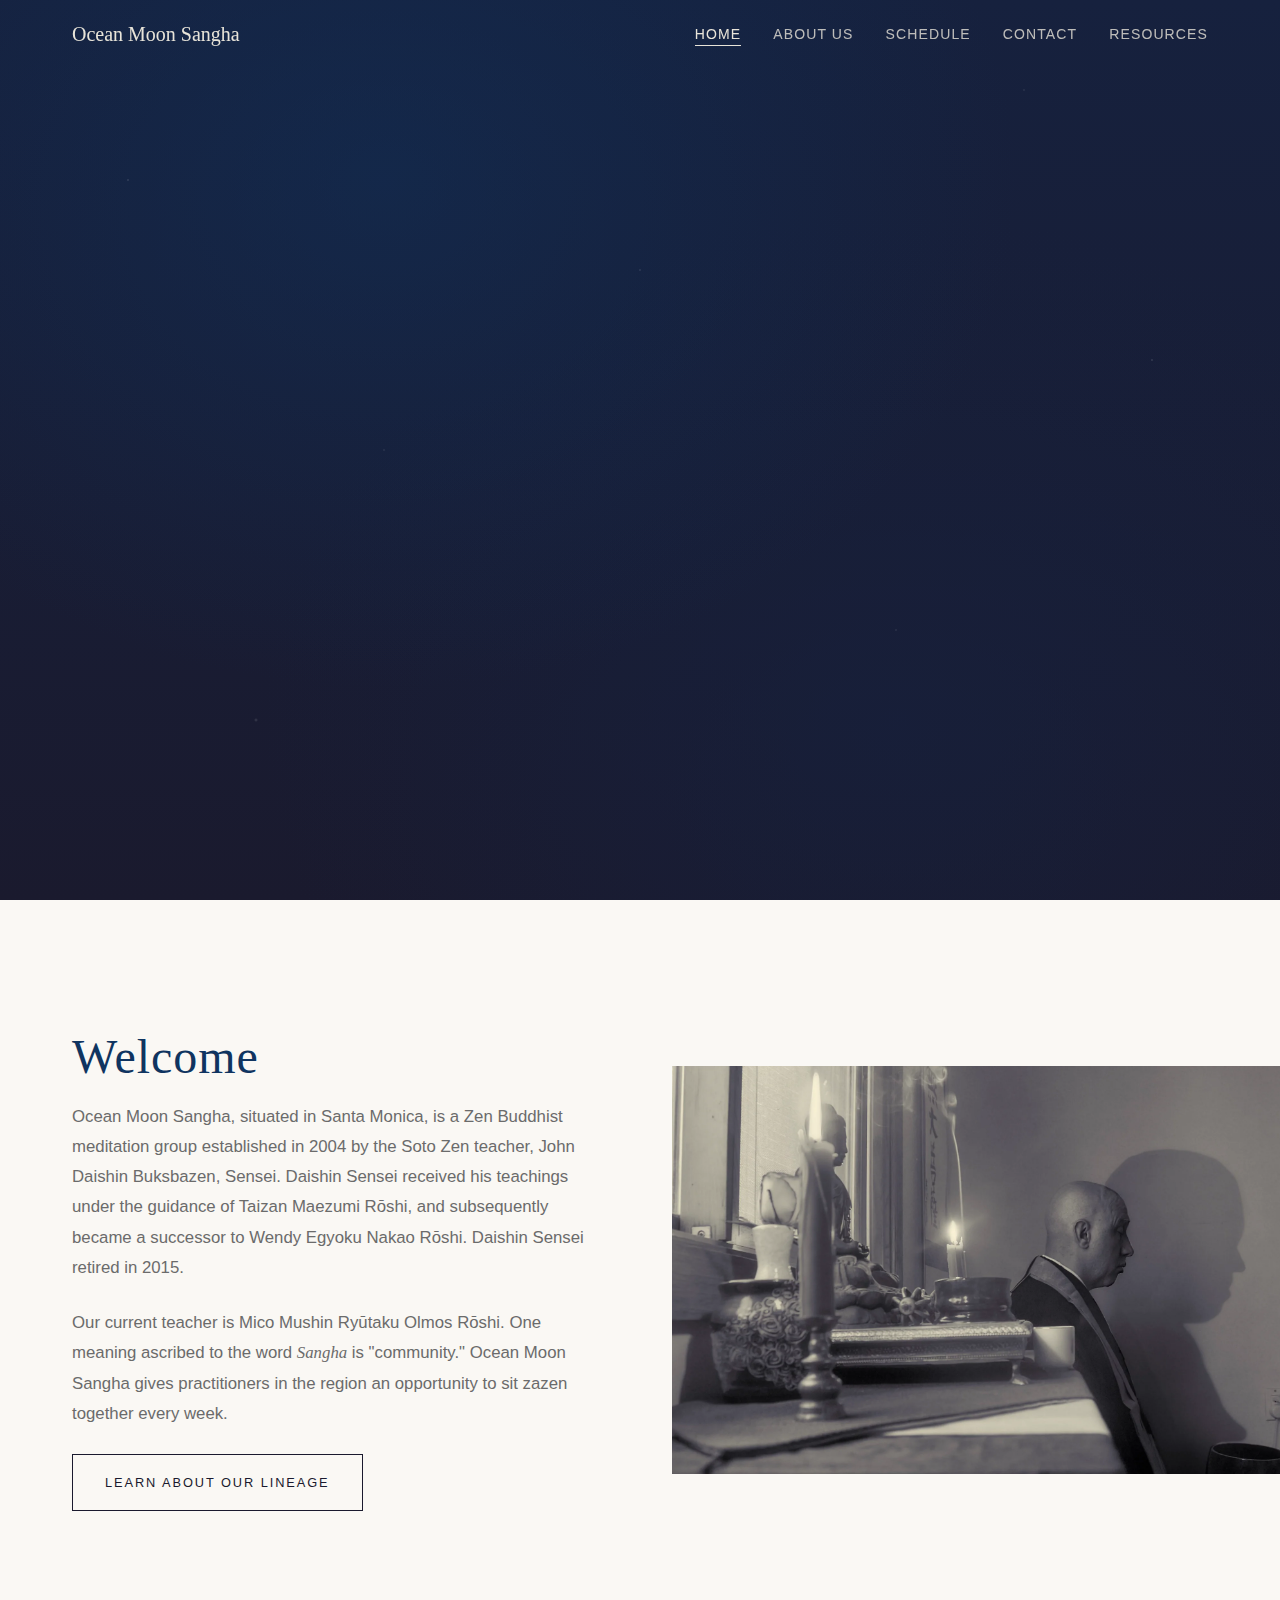
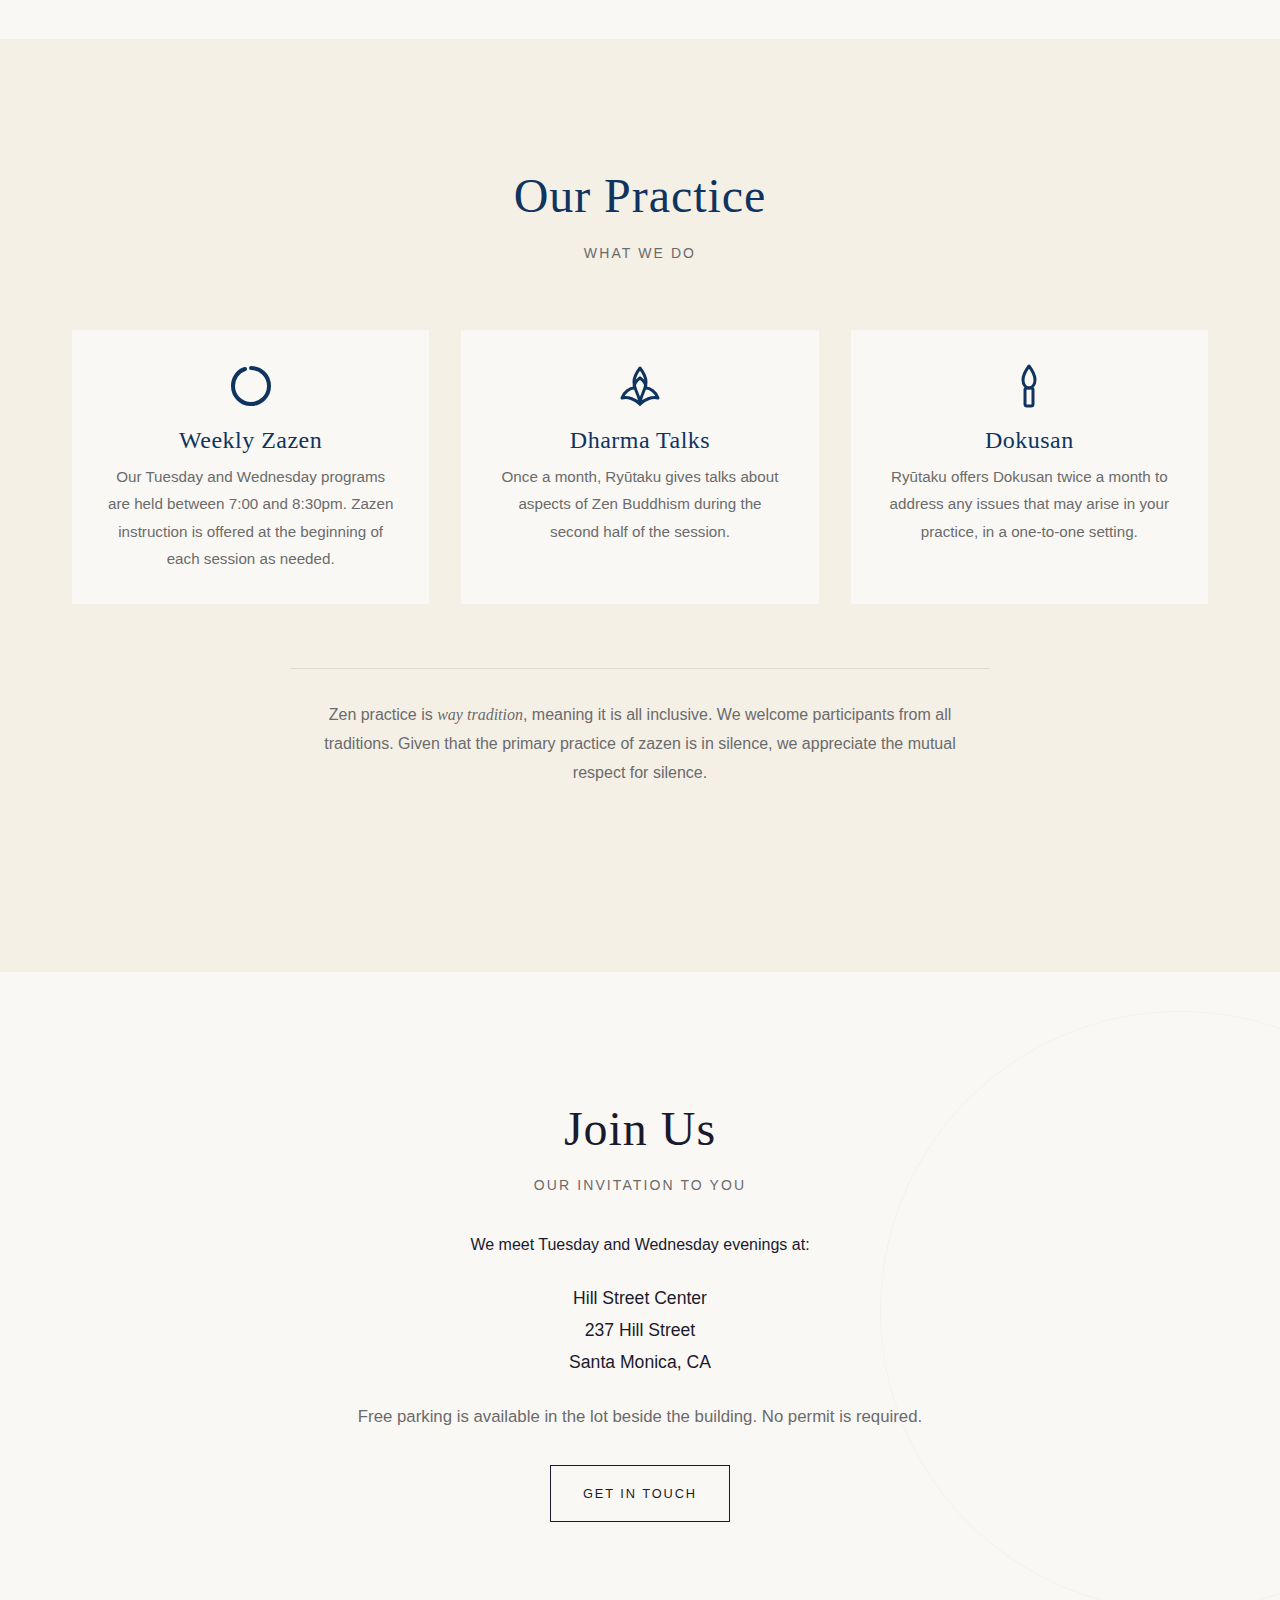
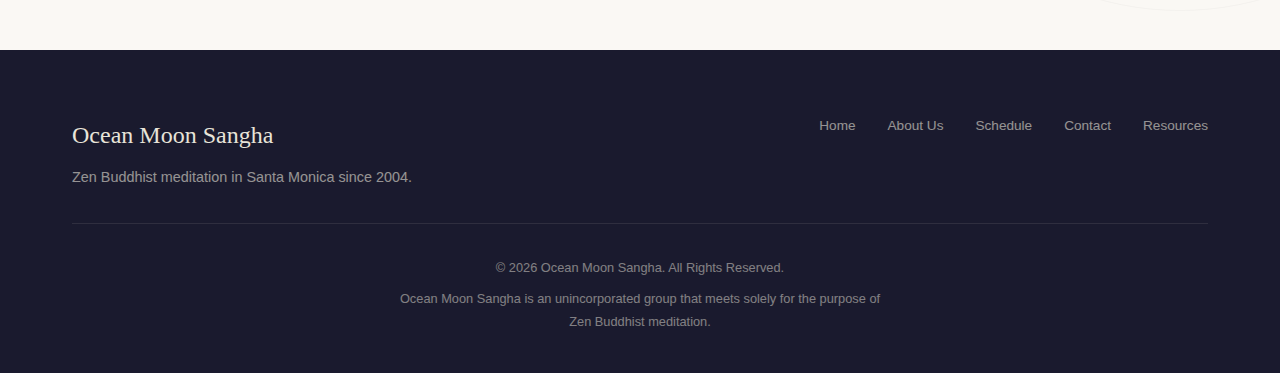
<file: index.html>
<!DOCTYPE html>
<html lang="en">
<head>
    <meta charset="UTF-8">
    <meta name="viewport" content="width=device-width, initial-scale=1.0">
    <title>Ocean Moon Sangha - Zen Meditation - Santa Monica, California</title>
    <meta name="description" content="Ocean Moon Sangha is a Zen Buddhist meditation group in Santa Monica, California. Join us for zazen practice Tuesday and Wednesday evenings.">
    <link rel="stylesheet" href="styles.css">
    <link rel="icon" type="image/x-icon" href="favicon.ico">
</head>
<body>
    <nav class="nav">
        <div class="nav-container">
            <a href="index.html" class="nav-logo">
                <span class="logo-text">Ocean Moon Sangha</span>
            </a>
            <button class="nav-toggle" aria-label="Toggle navigation">
                <span></span>
                <span></span>
                <span></span>
            </button>
            <ul class="nav-menu">
                <li><a href="index.html" class="active">Home</a></li>
                <li><a href="about.html">About Us</a></li>
                <li><a href="schedule.html">Schedule</a></li>
                <li><a href="contact.html">Contact</a></li>
                <li><a href="resources.html">Resources</a></li>
            </ul>
        </div>
    </nav>

    <header class="hero">
        <div class="hero-bg"></div>
        <div class="hero-content">
            <img src="images/calligraphy.png" alt="Ocean Moon calligraphy" class="hero-calligraphy" style="width: 180px; height: auto; margin-bottom: 1.5rem; opacity: 0.85;">
            <h1>Ocean Moon Sangha</h1>
            <p class="hero-subtitle">Zen Buddhist Meditation in Santa Monica</p>
            <div class="hero-divider"></div>
            <p class="hero-tagline">All traditions are welcome.</p>
        </div>
        <div class="scroll-indicator">
            <span>Scroll</span>
            <div class="scroll-line"></div>
        </div>
    </header>

    <main>
        <section class="section intro">
            <div class="container">
                <div class="intro-content">
                    <h2>Welcome</h2>
                    <div class="intro-text">
                        <p>Ocean Moon Sangha, situated in Santa Monica, is a Zen Buddhist meditation group established in 2004 by the Soto Zen teacher, John Daishin Buksbazen, Sensei. Daishin Sensei received his teachings under the guidance of Taizan Maezumi Rōshi, and subsequently became a successor to Wendy Egyoku Nakao Rōshi. Daishin Sensei retired in 2015.</p>
                        <p>Our current teacher is Mico Mushin Ryūtaku Olmos Rōshi. One meaning ascribed to the word <em>Sangha</em> is "community." Ocean Moon Sangha gives practitioners in the region an opportunity to sit zazen together every week.</p>
                    </div>
                    <a href="about.html" class="btn">Learn About Our Lineage</a>
                </div>
                <div class="intro-visual">
                    <img src="images/ryutaku-candlelit.jpg" alt="Ryūtaku Rōshi seated in meditation" style="width: 120%; max-width: 1400px; display: block; margin: 0 auto;">
                </div>
            </div>
        </section>

        <section class="section practice">
            <div class="container">
                <div class="practice-header">
                    <h2>Our Practice</h2>
                    <p class="section-subtitle">What We Do</p>
                </div>
                <div class="practice-grid">
                    <div class="practice-card">
                        <div class="practice-icon">
                           <svg viewBox="0 0 24 24" fill="none" stroke="currentColor" stroke-width="1.5" stroke-linecap="round">
    <path d="M12 3c5 0 9 4 9 9s-4 9-9 9-9-4-9-9c0-4 2.5-7.5 6-8.5" stroke-width="2"/>
</svg>
                        </div>
                        <h3>Weekly Zazen</h3>
                        <p>Our Tuesday and Wednesday programs are held between 7:00 and 8:30pm. Zazen instruction is offered at the beginning of each session as needed.</p>
                    </div>
                    <div class="practice-card">
                        <div class="practice-icon">
                           <svg viewBox="0 0 24 24" fill="none" stroke="currentColor" stroke-width="1.5" stroke-linecap="round" stroke-linejoin="round">
    <path d="M12 21c0-4-3-7-3-11 0-2.5 1.5-5 3-7 1.5 2 3 4.5 3 7 0 4-3 7-3 11z"/>
    <path d="M12 21c-2-2-6-4-9-3 1-3 4-5 6-5 0-2 1.5-4 3-5"/>
    <path d="M12 21c2-2 6-4 9-3-1-3-4-5-6-5 0-2-1.5-4-3-5"/>
</svg>
                        </div>
                        <h3>Dharma Talks</h3>
                        <p>Once a month, Ryūtaku gives talks about aspects of Zen Buddhism during the second half of the session.</p>
                    </div>
                    <div class="practice-card">
                        <div class="practice-icon">
                         <svg viewBox="0 0 24 24" fill="none" stroke="currentColor" stroke-width="1.5" stroke-linecap="round" stroke-linejoin="round">
    <path d="M12 2c-1.5 2-3 4.5-3 7 0 2.5 1.5 4 3 4s3-1.5 3-4c0-2.5-1.5-5-3-7z"/>
    <rect x="10" y="13" width="4" height="9" rx="1"/>
</svg>
                        </div>
                        <h3>Dokusan</h3>
                        <p>Ryūtaku offers Dokusan twice a month to address any issues that may arise in your practice, in a one-to-one setting.</p>
                    </div>
                </div>
                <div class="practice-note">
                    <p>Zen practice is <em>way tradition</em>, meaning it is all inclusive. We welcome participants from all traditions. Given that the primary practice of zazen is in silence, we appreciate the mutual respect for silence.</p>
                </div>
            </div>
        </section>

       <section class="section location">
            <div class="container">
                <div style="text-align: center; max-width: 600px; margin: 0 auto;">
                    <h2>Join Us</h2>
                    <p class="section-subtitle">Our Invitation to You</p>
                    <p style="margin-top: 2rem;">We meet Tuesday and Wednesday evenings at:</p>
                    <address style="font-style: normal; font-size: 1.1rem; line-height: 1.8; margin: 1.5rem 0;">
                        <strong>Hill Street Center</strong><br>
                        237 Hill Street<br>
                        Santa Monica, CA
                    </address>
                    <p style="font-size: 1.05rem; color: #6b6b6b; margin-bottom: 2rem;">Free parking is available in the lot beside the building. No permit is required.</p>
                    <a href="contact.html" class="btn">Get in Touch</a>
                </div>
            </div>
        </section>
    </main>

    <footer class="footer">
        <div class="container">
            <div class="footer-content">
                <div class="footer-brand">
                    <span class="footer-logo">Ocean Moon Sangha</span>
                    <p>Zen Buddhist meditation in Santa Monica since 2004.</p>
                </div>
                <nav class="footer-nav">
                    <a href="index.html">Home</a>
                    <a href="about.html">About Us</a>
                    <a href="schedule.html">Schedule</a>
                    <a href="contact.html">Contact</a>
                    <a href="resources.html">Resources</a>
                </nav>
            </div>
            <div class="footer-bottom">
                <p>&copy; 2026 Ocean Moon Sangha. All Rights Reserved.</p>
                <p class="footer-note">Ocean Moon Sangha is an unincorporated group that meets solely for the purpose of Zen Buddhist meditation.</p>
            </div>
        </div>
    </footer>

    <script src="script.js"></script>
</body>
</html>
</file>
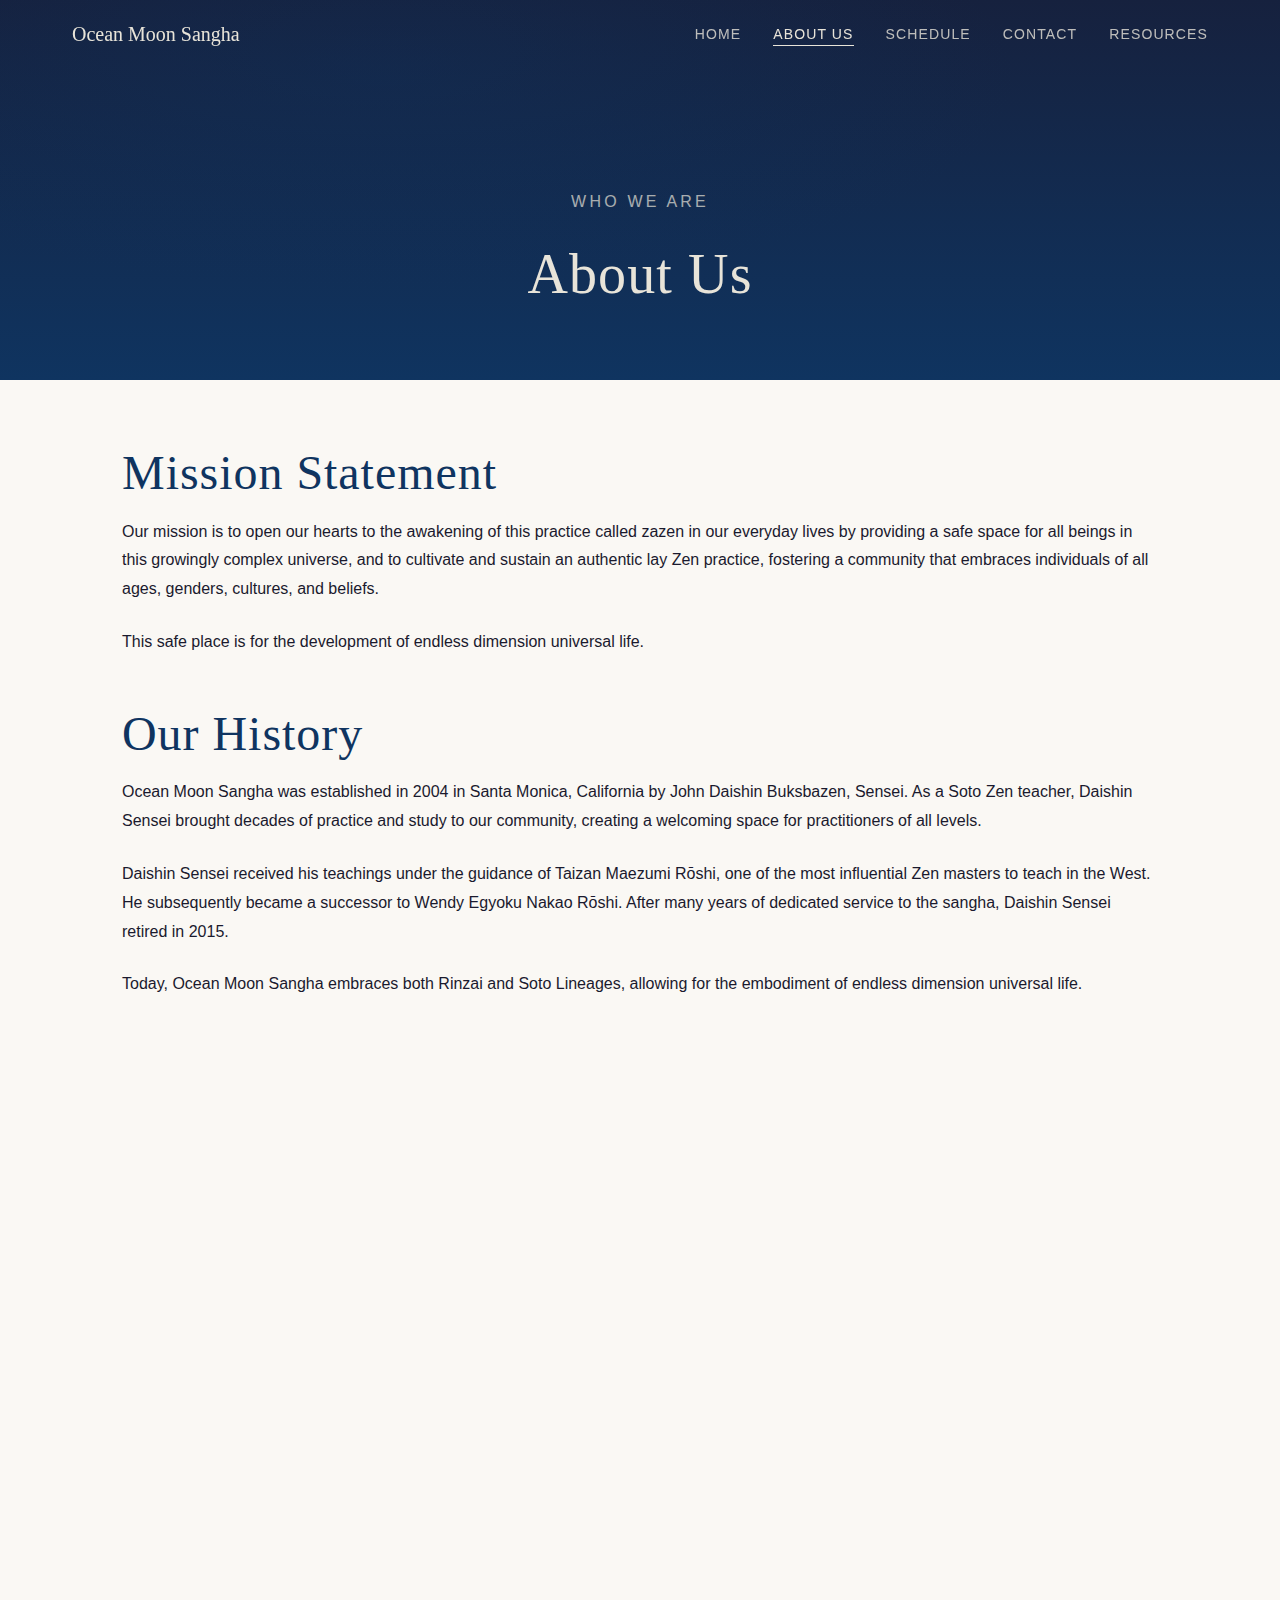
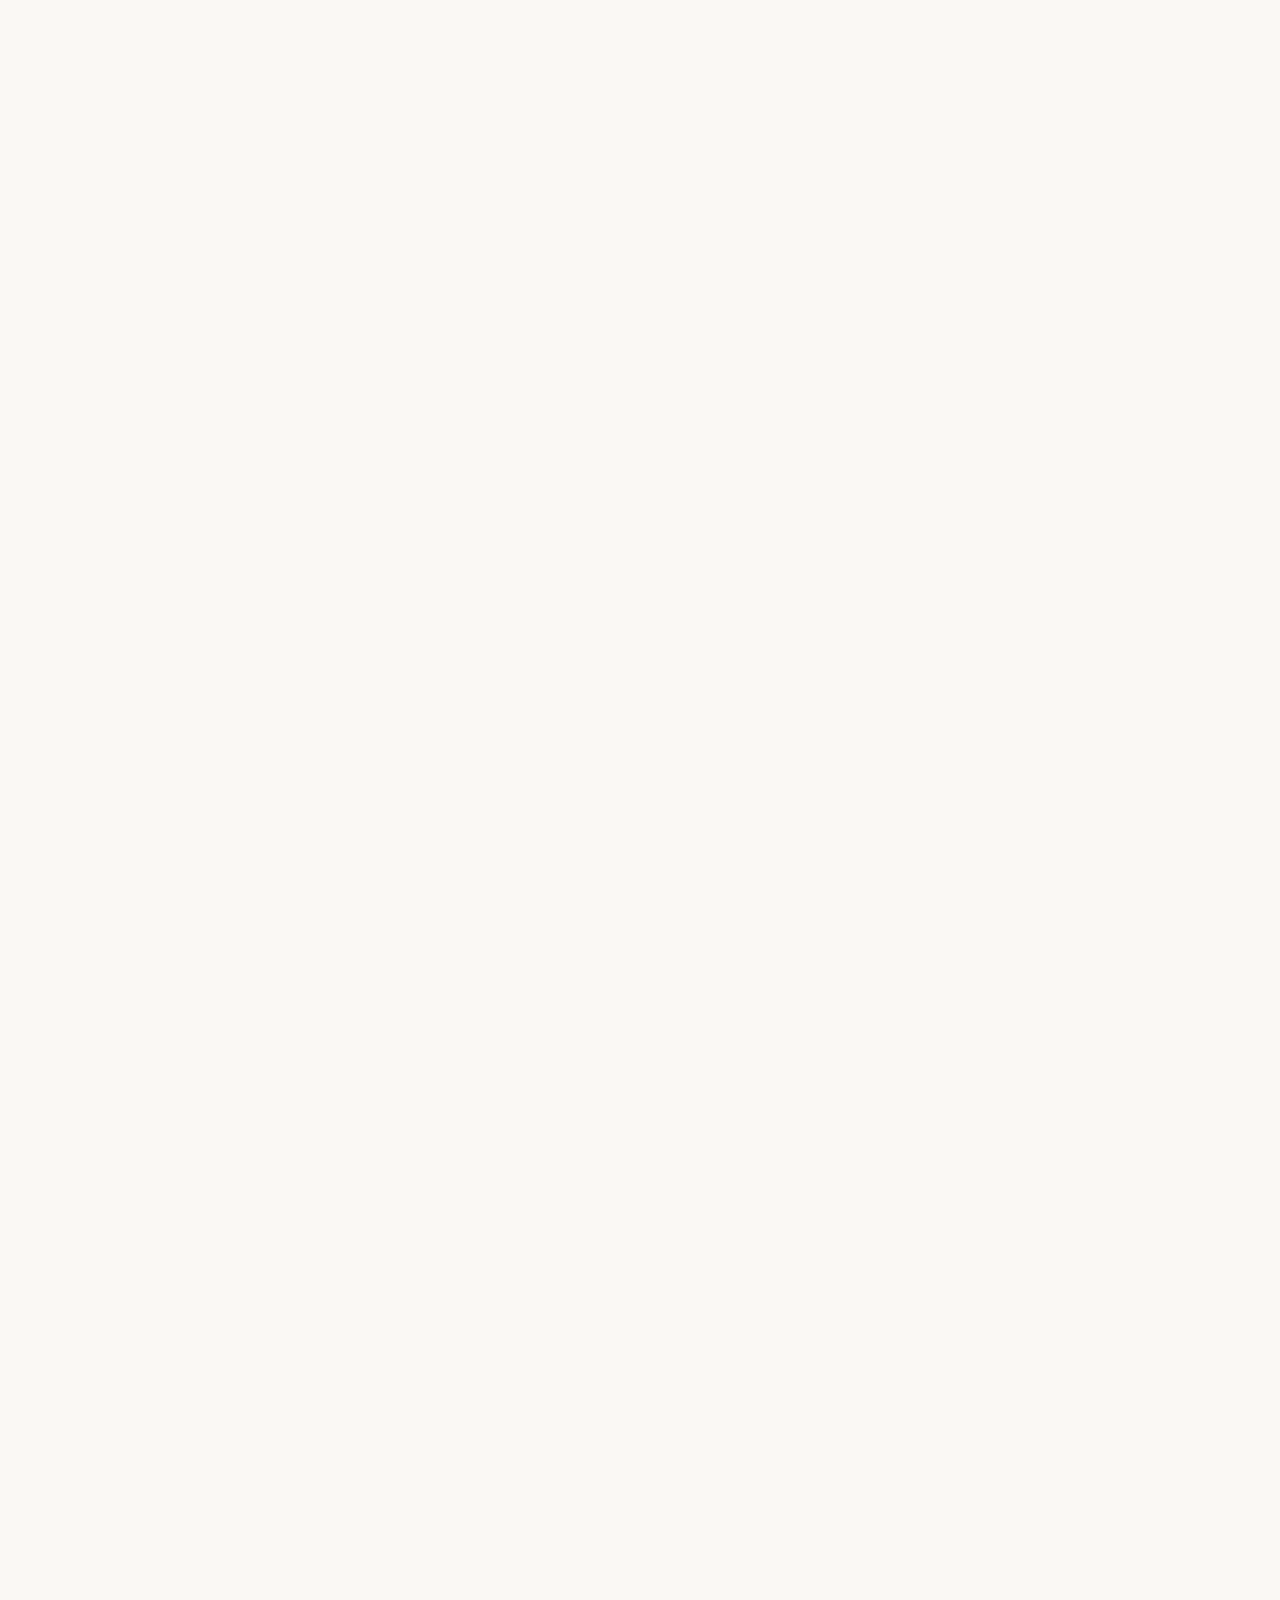
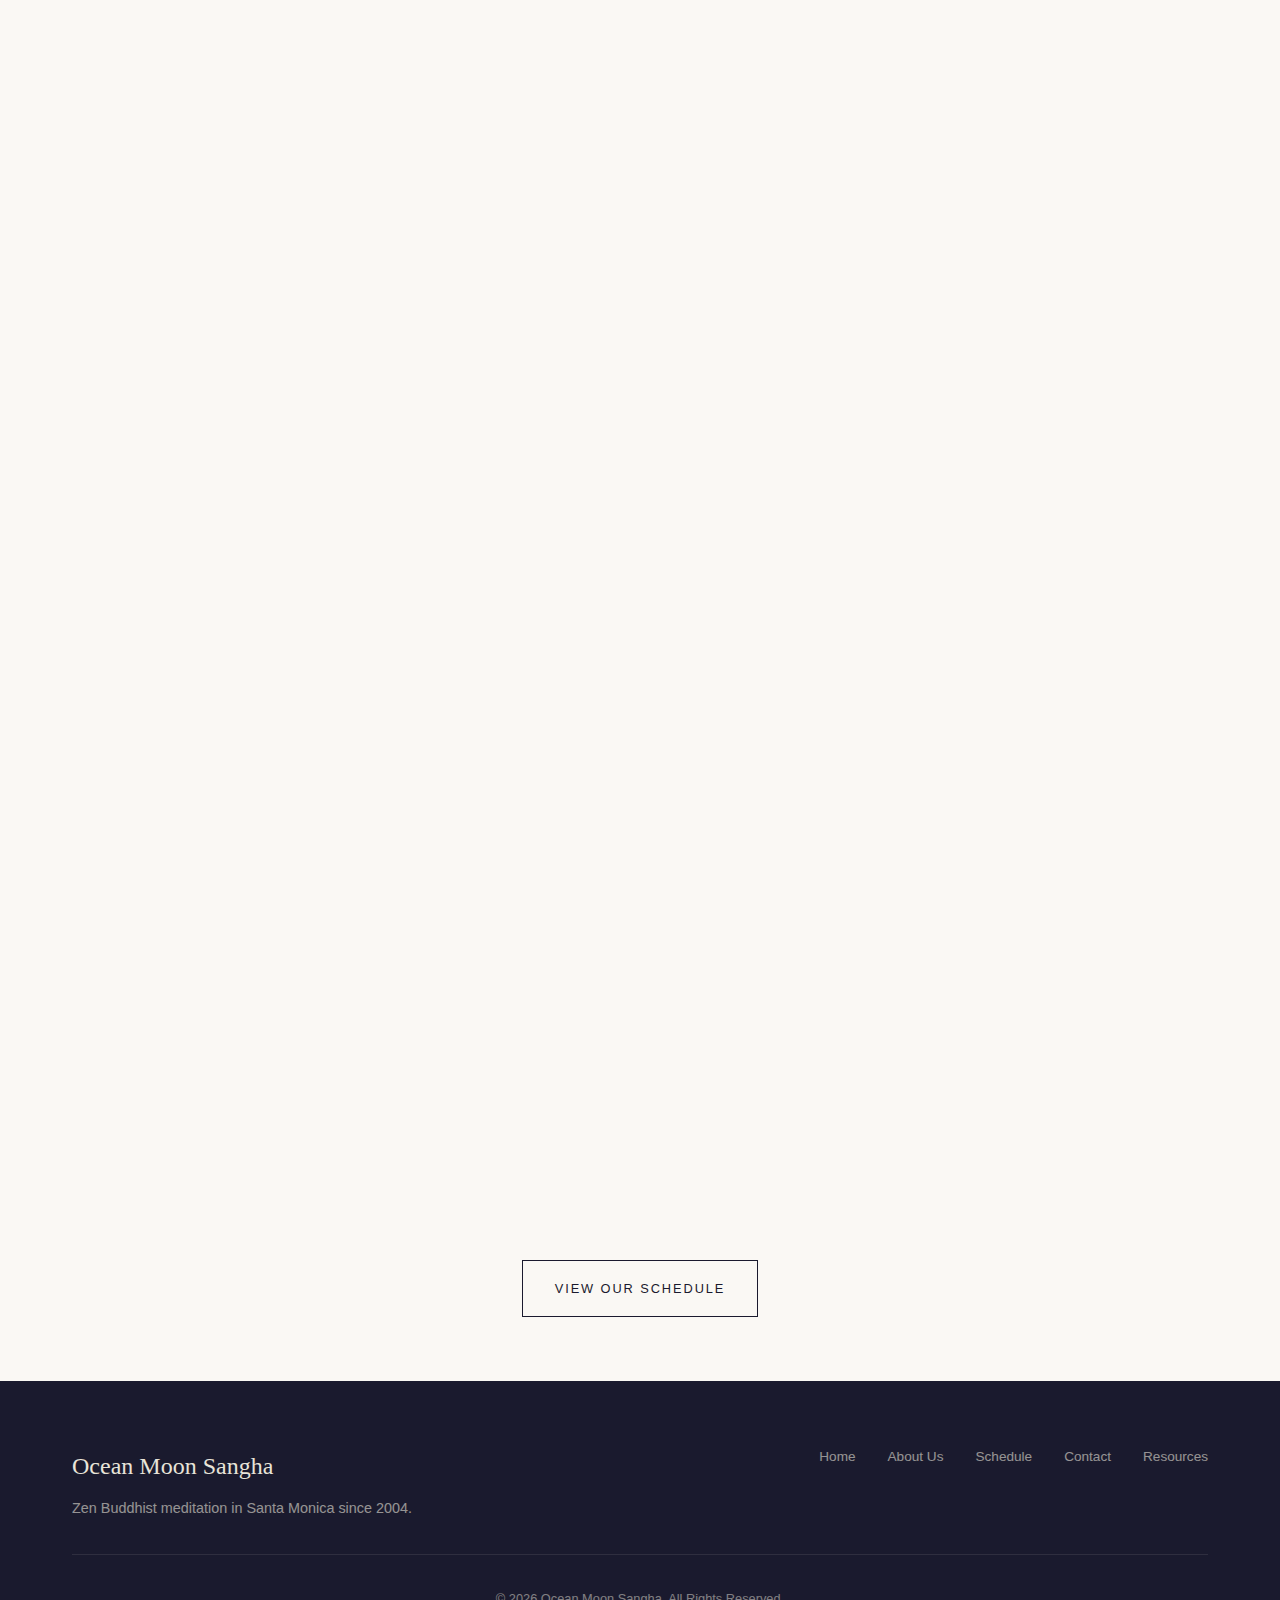
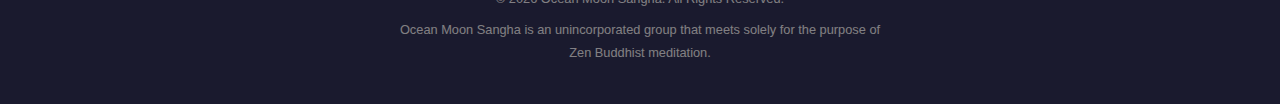
<file: about.html>
<!DOCTYPE html>
<html lang="en">
<head>
    <meta charset="UTF-8">
    <meta name="viewport" content="width=device-width, initial-scale=1.0">
    <title>About Us - Ocean Moon Sangha</title>
    <meta name="description" content="Learn about Ocean Moon Sangha's lineage, teachers, and Zen Buddhist tradition in Santa Monica, California.">
    <link rel="stylesheet" href="styles.css">
    <link rel="icon" type="image/x-icon" href="favicon.ico">
</head>
<body>
    <nav class="nav scrolled">
        <div class="nav-container">
            <a href="index.html" class="nav-logo">
                <span class="logo-text">Ocean Moon Sangha</span>
            </a>
            <button class="nav-toggle" aria-label="Toggle navigation">
                <span></span>
                <span></span>
                <span></span>
            </button>
            <ul class="nav-menu">
                <li><a href="index.html">Home</a></li>
                <li><a href="about.html" class="active">About Us</a></li>
                <li><a href="schedule.html">Schedule</a></li>
                <li><a href="contact.html">Contact</a></li>
                <li><a href="resources.html">Resources</a></li>
            </ul>
        </div>
    </nav>

    <header class="page-header">
        <div class="container">
            <p class="subtitle">Who We Are</p>
            <h1>About Us</h1>
        </div>
    </header>

    <main class="page-content about-page">
        <div class="container">
            
            <!-- Mission Statement -->
            <section class="intro-section fade-in">
                <h2>Mission Statement</h2>
                <p>Our mission is to open our hearts to the awakening of this practice called zazen in our everyday lives by providing a safe space for all beings in this growingly complex universe, and to cultivate and sustain an authentic lay Zen practice, fostering a community that embraces individuals of all ages, genders, cultures, and beliefs.</p>
                <p>This safe place is for the development of endless dimension universal life.</p>
            </section>

            <!-- History -->
            <section class="intro-section fade-in">
                <h2>Our History</h2>
                <p>Ocean Moon Sangha was established in 2004 in Santa Monica, California by John Daishin Buksbazen, Sensei. As a Soto Zen teacher, Daishin Sensei brought decades of practice and study to our community, creating a welcoming space for practitioners of all levels.</p>
                <p>Daishin Sensei received his teachings under the guidance of Taizan Maezumi Rōshi, one of the most influential Zen masters to teach in the West. He subsequently became a successor to Wendy Egyoku Nakao Rōshi. After many years of dedicated service to the sangha, Daishin Sensei retired in 2015.</p>
                <p>Today, Ocean Moon Sangha embraces both Rinzai and Soto Lineages, allowing for the embodiment of endless dimension universal life.</p>
            </section>

            <!-- Teachers Section -->
            <section class="fade-in">
                <h2 style="color: #0f3460; margin-bottom: 2rem;">Our Teachers</h2>
                
                <!-- Ryutaku Roshi -->
                <article class="teacher-card">
                    <div class="teacher-photos">
                        <figure>
                            <img src="images/roshi-seated.png" alt="Mushin Ryūtaku Rōshi seated in meditation">
                            <figcaption>Mushin Ryūtaku Rōshi</figcaption>
                        </figure>
                        <figure>
                            <img src="images/mitsunen-ryutaku.jpg" alt="Mitsunen Rōshi and Ryūtaku Rōshi">
                            <figcaption>Mitsunen Rōshi and Ryūtaku Rōshi</figcaption>
                        </figure>
                    </div>
                    <div class="teacher-bio">
                        <h3>Mushin Ryūtaku Rōshi</h3>
                        <p class="title">Current Teacher, Ocean Moon Sangha</p>
                        
                        <p>Mico Mushin Ryūtaku Olmos Rōshi first encountered Zen Buddhism during a family visit to Japan at age 6. Eighteen years later, while a Religious Studies major at Hunter College, he met Lou Mitsunen Nordstrom Rōshi, through whom he realized his deep affinity for Zen and began practice. During his first sesshin with Mitsunen Rōshi, Ryūtaku became Rōshi's student.</p>
                        <p>In 2001 Ryūtaku moved to Los Angeles with his wife and dog, but continued his training with Mitsunen Rōshi. Ryūtaku received Jukai in 2001 and Tokudo (monk ordination) in 2002 from Mitsunen Rōshi. He makes frequent trips to the Ryūgen-Ji and Hokori Zen Centers to study with Mitsunen Rōshi.</p>
                        <p>Ryūtaku began sitting with Ocean Moon Sangha in 2018. In 2019 Ryūtaku was named Dharma Holder by Mitsunen Rōshi, allowing him to teach. Ryūtaku assumed leadership of Ocean Moon Sangha in 2020 and worked hard to keep the Sangha sitting together on Zoom during the first 18 months of the COVID pandemic.</p>
                        <p>In 2021 Ryūtaku was given Dharma Transmission by Mitsunen Rōshi in the Rinzai Mushroom Monk Lineage of Sōen Nakagawa Rōshi. In 2023, in an intimate, informal ceremony, Mitsunen Rōshi gave Inka Shōmei in the Rinzai Mushroom Monk Lineage of Mitta-Kutsu Nakagawa Sōen Rōshi, presenting Ryūtaku with the title of Rōshi; he also presented Shiho in the White Plum Lineage to Ryūtaku.</p>
                        <p>Ryūtaku Rōshi currently lives in Venice, CA with his wife, three daughters, and two dogs.</p>
                    </div>
                </article>

                <!-- Mitsunen Roshi -->
                <article class="teacher-card">
                    <div class="teacher-photos">
                        <figure>
                            <img src="images/eido-lou.jpg" alt="Lou Mitsunen Rōshi with Eido Shimano Rōshi">
                            <figcaption>Lou Mitsunen Rōshi with Eido Shimano Rōshi</figcaption>
                        </figure>
                    </div>
                    <div class="teacher-bio">
                        <h3>Mitsunen Kyōgen Rōshi</h3>
                        <p class="title">Lineage Teacher</p>
                        
                        <p>Lou Mitsunen Nordstrom Rōshi began practicing Zen in 1969. He earned a Ph.D. in Philosophy from Columbia University, where he taught until 1970. In 1974 he gave up a tenured position at Marymount College to become a Rinzai Zen monk with Eido Shimano Rōshi, and served as Eido Rōshi's head monk at Dai Bosatsu Zendo Kongo-ji in the Catskill Mountains between 1974 and 1976. During his time at Dai Bosatsu, he was also Sōen Nakagawa Rōshi's jisha.</p>
                        <p>This forged his life-long connection with Sōen Rōshi, from whom he would later receive Dharma Transmission (Inka Shōmei), in an intimate, informal ceremony in 1982. At this time Sōen Rōshi called Mitsunen "a true Zen Man." Mitsunen Rōshi put to use his academic skill set to edit the seminal work "Namu Dai Bosa: A Transmission of Zen Buddhism to America," an anthology of the works of Nyogen Senzaki, Sōen Nakagawa Rōshi, and Eido Shimano Rōshi, published in 1976.</p>
                        <p>During that year, Mitsunen Rōshi left Dai Bosatsu and returned to Manhattan to teach and live a "normal" life. But his desire for monastic life returned, and in 1980, he began studying with Taizan Maezumi Rōshi and Bernie Tetsugen Glassman Sensei. During this time, Maezumi Rōshi expressed his desire for Mitsunen to be his successor. He stayed in New York to help build the Zen Community of New York, where he served as director of Training, Liturgy and Study under Tetsugen Sensei. In 1983, Mitsunen received the formal written kirigami of Forbearance from Tetsugen promising Dharma transmission. In 1988 Mitsunen left Greyston and started leading Zen retreats at Southern Dharma Retreat Center, continuing until 1998.</p>
                        <p>In 1998, Mitsunen Rōshi received Dharma Transmission (Shiho) in the Soto White Plum Lineage from Tetsugen Rōshi. In 1999, he started leading retreats in Florida. In 2001, Mitsunen Rōshi founded Ryugen-Ji, Brevard Zen Center in Cocoa, Florida. In 2008, Mitsunen Rōshi founded Hokori-ji Zen Center in Lakeland, Florida, where he continues to lead retreats.</p>
                        <p>He has since published four books: "Zazen Without The Za," "Memoirs Of An American Zen Pioneer," "Painted Cakes," and "Raw and Open, Like a Wound." These collections of talks, essays, and memoirs span over 50 years of Zen practice and teaching.</p>
                        
                        <div class="poem-block">Each dawn
Putting on
The great armor
Of defenselessness.
                            <div class="poem-attribution">â€” Mitsunen Kyōgen Rōshi</div>
                        </div>
                    </div>
                </article>

                <!-- Bernie Glassman Roshi -->
                <article class="teacher-card">
                    <div class="teacher-photos">
                        <figure>
                            <img src="images/lou.bernie.jpg" alt="Lou Mitsunen Rōshi with Glassman Rōshi">
                            <figcaption>Lou Mitsunen Rōshi with Glassman Rōshi</figcaption>
                        </figure>
                    </div>
                    <div class="teacher-bio">
                        <h3>Bernie Tetsugen Glassman Rōshi</h3>
                        <p class="title">Lineage Teacher</p>
                        
                        <p>Bernie Tetsugen Glassman Rōshi earned a Ph.D. in applied mathematics from University of California, Los Angeles, and was a founding member of Zen Center Los Angeles. He received Dharma transmission from Taizan Maezumi Rōshi in 1976.</p>
                        <p>In 1980, he founded the Zen Community of New York. In 1982 he opened the Greyston Bakery in Yonkers, New York, which initially provided support for his Zen students and evolved into an effort to help the unhoused community. The Greyston Bakery employed low-skilled workers, many of whom were unhoused, and sold baked goods to shops and restaurants in Manhattan.</p>
                        <p>In 1989, Tetsugen Rōshi entered into a relationship with Ben & Jerry's ice cream, supplying them with brownies for several different lines of ice cream. This afforded the creation of the not-for-profit 501(c)(3) Greyston Foundation, Inc. in 1992, which has continued to create jobs and serve the community.</p>
                    </div>
                </article>
            </section>

            <!-- Lineage -->
            <section class="intro-section fade-in">
                <h2>Our Lineage</h2>
                <p>Our lineage starts with Lou Mitsunen Nordstrom Rōshi. He is authorized to teach in the lineage of the White Plum Sangha of Hakuyu Taizan Maezumi Rōshi, through Bernie Tetsugen Glassman Rōshi, and The Mushroom Monk Lineage of Sōen Nakagawa Rōshi.</p>
                <p>Ocean Moon Sangha embraces both Rinzai and Soto Lineages, allowing for the embodiment of endless dimension universal life.</p>
            </section>

            <div style="text-align: center; margin-top: 3rem;">
                <a href="schedule.html" class="btn">View Our Schedule</a>
            </div>
        </div>
    </main>

    <footer class="footer">
        <div class="container">
            <div class="footer-content">
                <div class="footer-brand">
                    <span class="footer-logo">Ocean Moon Sangha</span>
                    <p>Zen Buddhist meditation in Santa Monica since 2004.</p>
                </div>
                <nav class="footer-nav">
                    <a href="index.html">Home</a>
                    <a href="about.html">About Us</a>
                    <a href="schedule.html">Schedule</a>
                    <a href="contact.html">Contact</a>
                    <a href="resources.html">Resources</a>
                </nav>
            </div>
            <div class="footer-bottom">
                <p>&copy; 2026 Ocean Moon Sangha. All Rights Reserved.</p>
                <p class="footer-note">Ocean Moon Sangha is an unincorporated group that meets solely for the purpose of Zen Buddhist meditation.</p>
            </div>
        </div>
    </footer>

    <script src="script.js"></script>
</body>
</html>
</file>
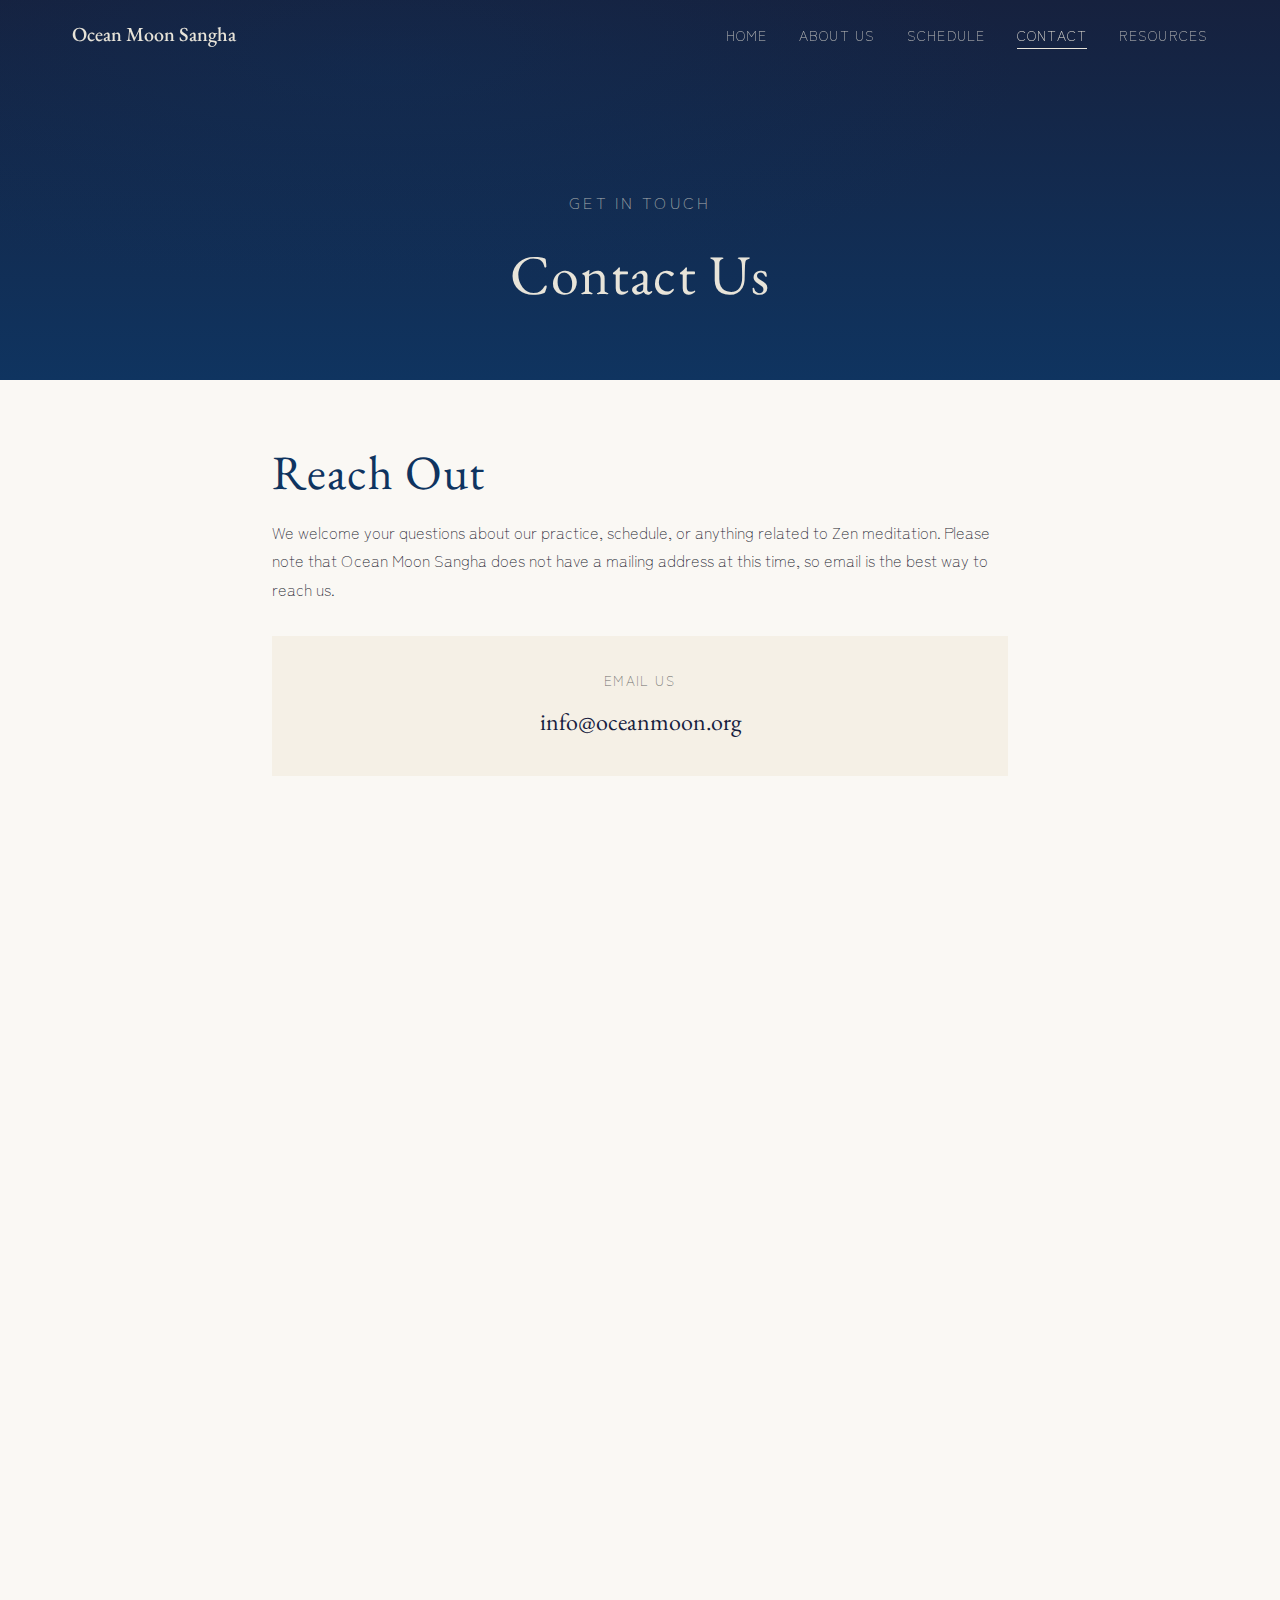
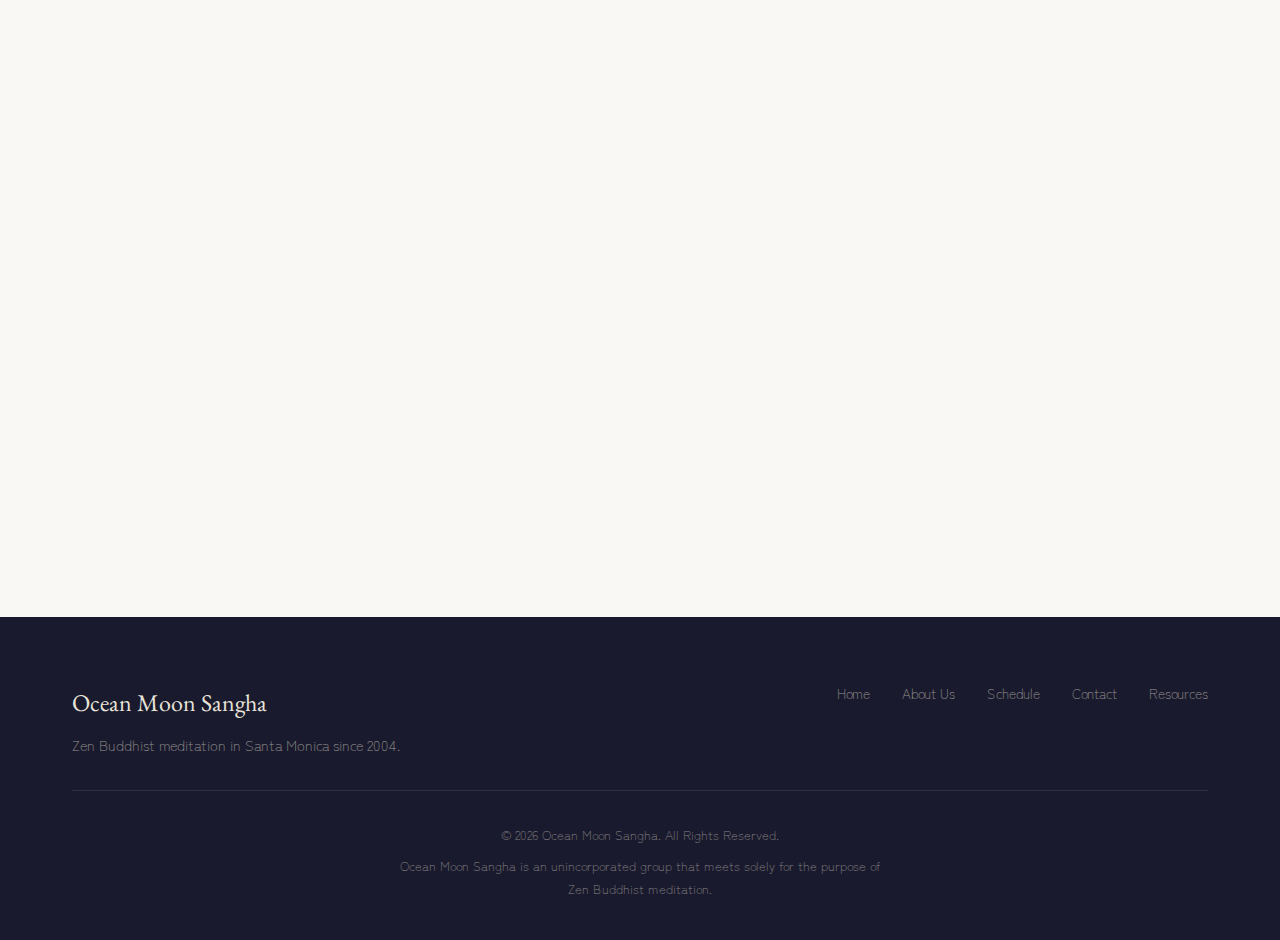
<file: contact.html>
<!DOCTYPE html>
<html lang="en">
<head>
    <meta charset="UTF-8">
    <meta name="viewport" content="width=device-width, initial-scale=1.0">
    <title>Contact Us - Ocean Moon Sangha</title>
    <meta name="description" content="Contact Ocean Moon Sangha - Zen Buddhist meditation group in Santa Monica, California.">
    <link rel="preconnect" href="https://fonts.googleapis.com">
    <link rel="preconnect" href="https://fonts.gstatic.com" crossorigin>
    <link href="https://fonts.googleapis.com/css2?family=EB+Garamond:ital,wght@0,400;0,500;0,600;1,400&family=Zen+Kaku+Gothic+New:wght@300;400;500&display=swap" rel="stylesheet">
    <link rel="stylesheet" href="styles.css">
    <link rel="icon" type="image/x-icon" href="favicon.ico">
</head>
<body>
    <nav class="nav scrolled">
        <div class="nav-container">
            <a href="index.html" class="nav-logo">
                <span class="logo-text">Ocean Moon Sangha</span>
            </a>
            <button class="nav-toggle" aria-label="Toggle navigation">
                <span></span>
                <span></span>
                <span></span>
            </button>
            <ul class="nav-menu">
                <li><a href="index.html">Home</a></li>
                <li><a href="about.html">About Us</a></li>
                <li><a href="schedule.html">Schedule</a></li>
                <li><a href="contact.html" class="active">Contact</a></li>
                <li><a href="resources.html">Resources</a></li>
            </ul>
        </div>
    </nav>

    <header class="page-header">
        <div class="container">
            <p class="subtitle">Get in Touch</p>
            <h1>Contact Us</h1>
        </div>
    </header>

    <main class="page-content">
        <div class="container">
            <section class="fade-in">
                <h2>Reach Out</h2>
                <p>We welcome your questions about our practice, schedule, or anything related to Zen meditation. Please note that Ocean Moon Sangha does not have a mailing address at this time, so email is the best way to reach us.</p>
                
                <div style="background: #f5f0e6; padding: 2rem; margin: 2rem 0; text-align: center;">
                    <p style="margin-bottom: 0.5rem; font-size: 0.85rem; letter-spacing: 0.1em; text-transform: uppercase; color: #6b6b6b;">Email Us</p>
                    <p style="font-family: 'EB Garamond', serif; font-size: 1.5rem; margin: 0;">
                        <a href="mailto:info@oceanmoon.org" style="color: #16213e;">info@oceanmoon.org</a>
                    </p>
                </div>
            </section>

            <section class="fade-in" style="margin-top: 3rem;">
                <h2>Visit Us</h2>
                <p>The best way to learn about our practice is to join us in person. You're welcome to drop in on any Tuesday or Wednesday evening—no prior experience or registration required.</p>
                
                <address style="font-style: normal; font-size: 1.1rem; line-height: 2; padding: 1.5rem; background: #f5f0e6; margin: 1rem 0;">
                    <strong>Hill Street Center</strong><br>
                    237 Hill Street<br>
                    Santa Monica, CA
                </address>
                
                <!-- Google Map -->
                <div style="width: 100%; height: 350px; margin: 1.5rem 0;">
                    <iframe 
                        src="https://www.google.com/maps/embed?pb=!1m18!1m12!1m3!1d3308.0876!2d-118.4961!3d34.0194!2m3!1f0!2f0!3f0!3m2!1i1024!2i768!4f13.1!3m3!1m2!1s0x80c2a4cec7c30845%3A0x6d8f0c4b1e8a1d0!2s237%20Hill%20St%2C%20Santa%20Monica%2C%20CA%2090405!5e0!3m2!1sen!2sus!4v1699900000000!5m2!1sen!2sus" 
                        width="100%" 
                        height="350" 
                        style="border:0;" 
                        allowfullscreen="" 
                        loading="lazy" 
                        referrerpolicy="no-referrer-when-downgrade">
                    </iframe>
                </div>
                
                <p><strong>Practice Times:</strong> Tuesday & Wednesday, 7:00 PM – 8:30 PM</p>
                <p><strong>Parking:</strong> Free parking is available in the lot beside the building. No permit is required.</p>
            </section>

            <section class="fade-in" style="margin-top: 3rem;">
                <h2>Before You Visit</h2>
                <p>Here are a few things that might be helpful to know:</p>
                <ul style="list-style: none; padding-left: 0;">
                    <li style="padding: 0.75rem 0; padding-left: 1.5rem; border-left: 2px solid #b8a07e;"><strong>Arrive a few minutes early</strong> if you're new, so we can offer brief instruction</li>
                    <li style="padding: 0.75rem 0; padding-left: 1.5rem; border-left: 2px solid #b8a07e;"><strong>Wear comfortable clothing</strong> that allows you to sit comfortably</li>
                    <li style="padding: 0.75rem 0; padding-left: 1.5rem; border-left: 2px solid #b8a07e;"><strong>Turn off your cell phone</strong> or set it to silent before entering</li>
                    <li style="padding: 0.75rem 0; padding-left: 1.5rem; border-left: 2px solid #b8a07e;"><strong>No experience necessary</strong> – beginners are always welcome</li>
                </ul>
            </section>

            <section class="fade-in" style="margin-top: 3rem; padding: 2rem; background: linear-gradient(135deg, #16213e 0%, #0f3460 100%); color: #e8e4d9; text-align: center;">
                <p style="font-family: 'EB Garamond', serif; font-size: 1.5rem; font-style: italic; margin: 0;">Or better yet, just drop in on Tuesday or Wednesday evening to sit with us!</p>
            </section>
        </div>
    </main>

    <footer class="footer">
        <div class="container">
            <div class="footer-content">
                <div class="footer-brand">
                    <span class="footer-logo">Ocean Moon Sangha</span>
                    <p>Zen Buddhist meditation in Santa Monica since 2004.</p>
                </div>
                <nav class="footer-nav">
                    <a href="index.html">Home</a>
                    <a href="about.html">About Us</a>
                    <a href="schedule.html">Schedule</a>
                    <a href="contact.html">Contact</a>
                    <a href="resources.html">Resources</a>
                </nav>
            </div>
            <div class="footer-bottom">
                <p>&copy; 2026 Ocean Moon Sangha. All Rights Reserved.</p>
                <p class="footer-note">Ocean Moon Sangha is an unincorporated group that meets solely for the purpose of Zen Buddhist meditation.</p>
            </div>
        </div>
    </footer>

    <script src="script.js"></script>
</body>
</html>
</file>
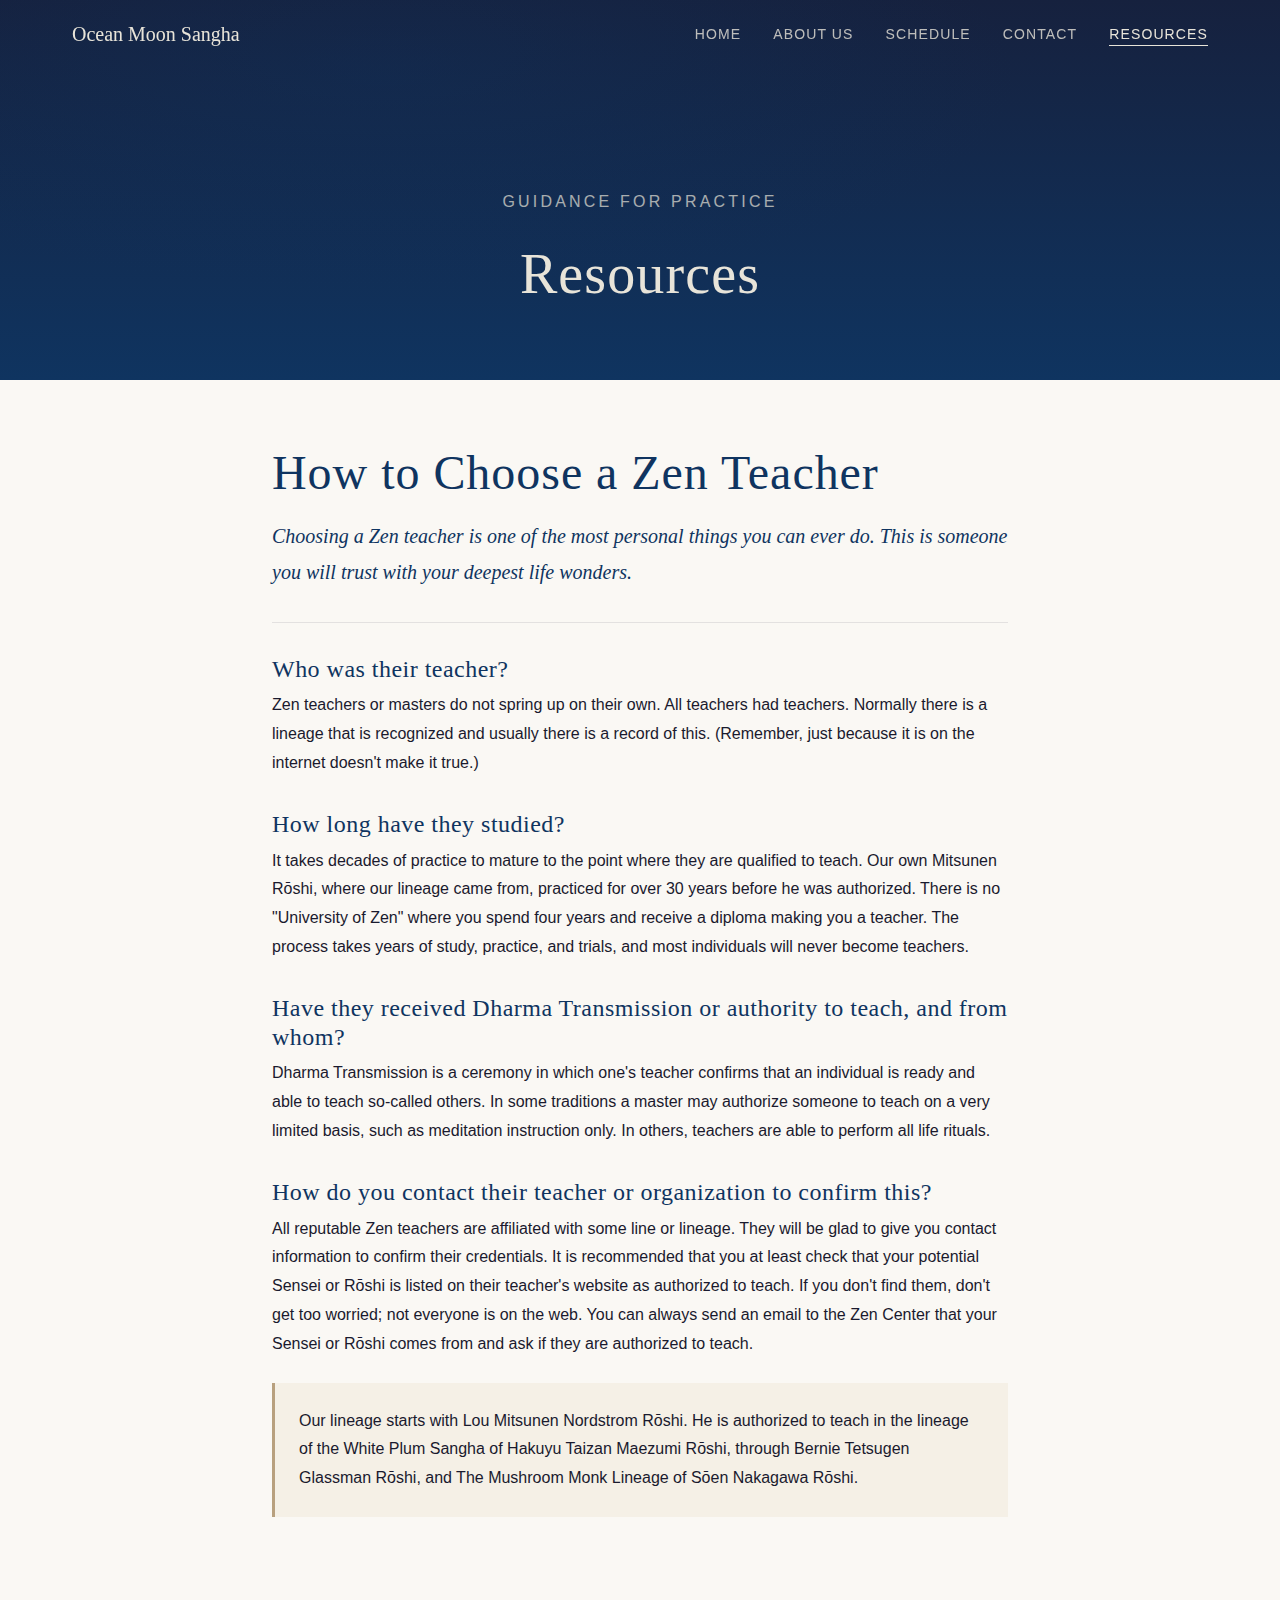
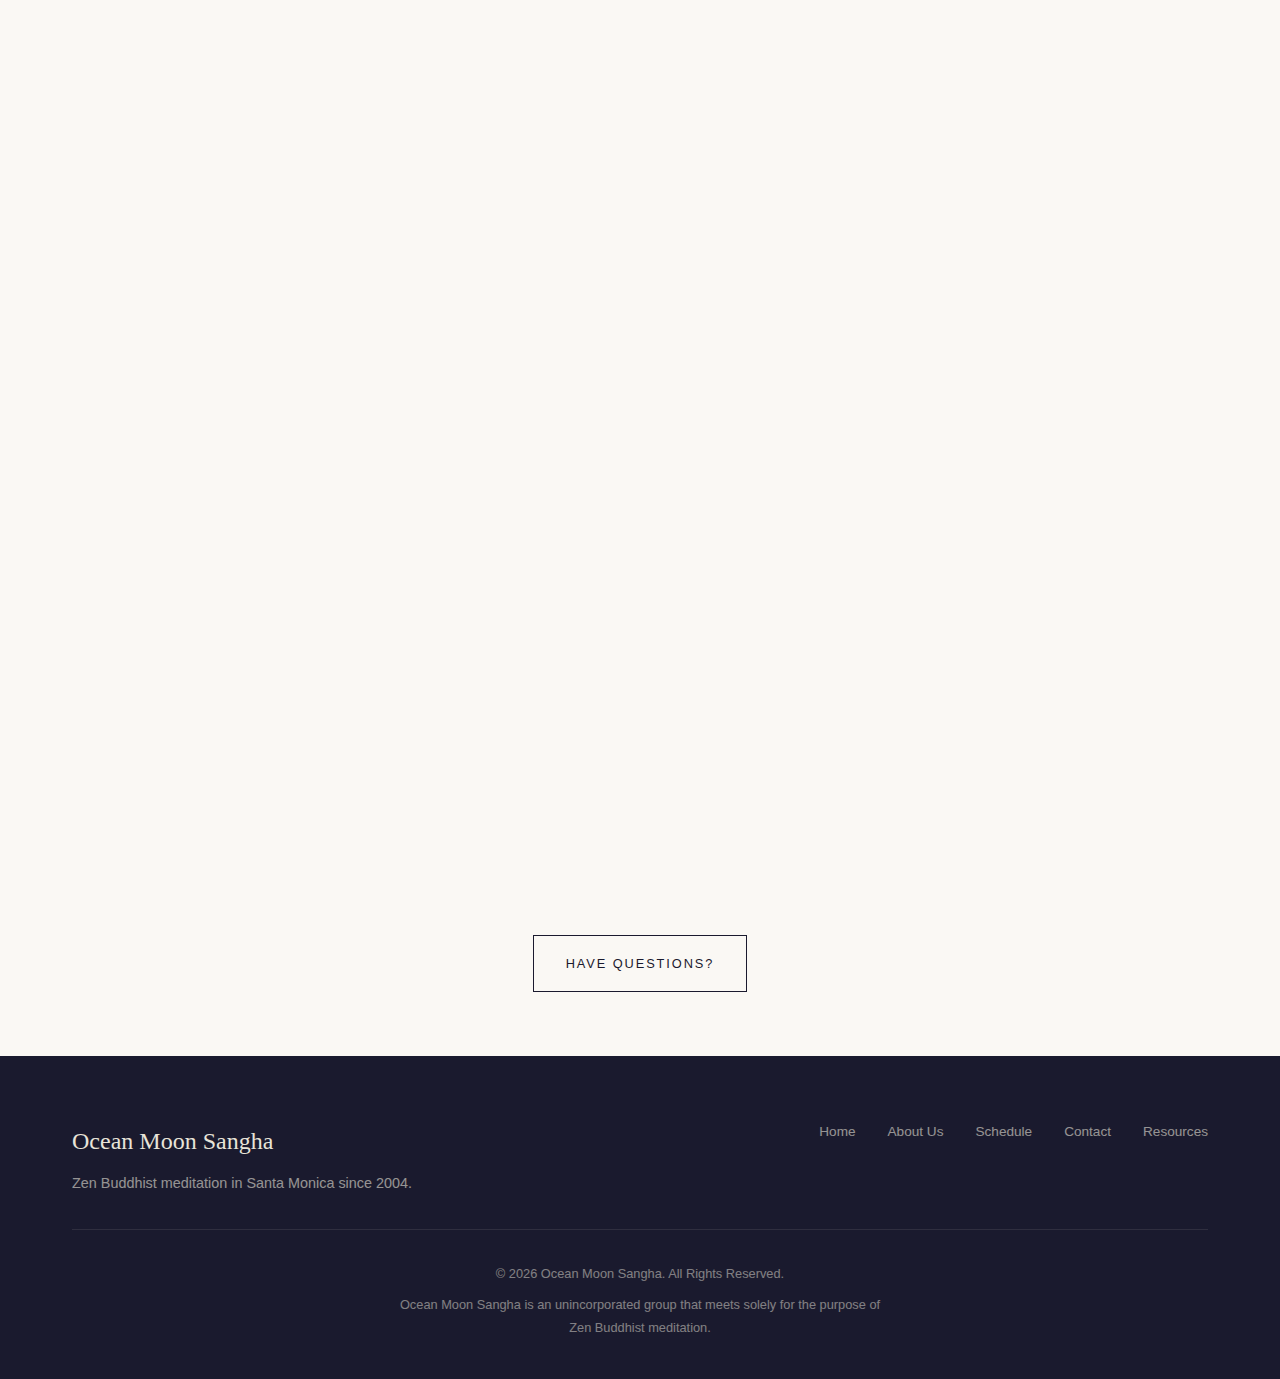
<file: resources.html>
<!DOCTYPE html>
<html lang="en">
<head>
    <meta charset="UTF-8">
    <meta name="viewport" content="width=device-width, initial-scale=1.0">
    <title>Resources - Ocean Moon Sangha</title>
    <meta name="description" content="Resources for Zen practice including guidance on how to choose a Zen teacher.">
    <link rel="stylesheet" href="styles.css">
    <link rel="icon" type="image/x-icon" href="favicon.ico">
</head>
<body>
    <nav class="nav scrolled">
        <div class="nav-container">
            <a href="index.html" class="nav-logo">
                <span class="logo-text">Ocean Moon Sangha</span>
            </a>
            <button class="nav-toggle" aria-label="Toggle navigation">
                <span></span>
                <span></span>
                <span></span>
            </button>
            <ul class="nav-menu">
                <li><a href="index.html">Home</a></li>
                <li><a href="about.html">About Us</a></li>
                <li><a href="schedule.html">Schedule</a></li>
                <li><a href="contact.html">Contact</a></li>
                <li><a href="resources.html" class="active">Resources</a></li>
            </ul>
        </div>
    </nav>

    <header class="page-header">
        <div class="container">
            <p class="subtitle">Guidance for Practice</p>
            <h1>Resources</h1>
        </div>
    </header>

    <main class="page-content">
        <div class="container">
            <section class="fade-in">
                <h2>How to Choose a Zen Teacher</h2>
                
                <p style="font-family: 'Cormorant Garamond', serif; font-size: 1.25rem; font-style: italic; color: #0f3460; margin-bottom: 2rem; padding-bottom: 2rem; border-bottom: 1px solid rgba(26, 26, 46, 0.1);">Choosing a Zen teacher is one of the most personal things you can ever do. This is someone you will trust with your deepest life wonders.</p>

                <h3 style="color: #0f3460; margin-top: 2rem;">Who was their teacher?</h3>
                <p>Zen teachers or masters do not spring up on their own. All teachers had teachers. Normally there is a lineage that is recognized and usually there is a record of this. (Remember, just because it is on the internet doesn't make it true.)</p>

                <h3 style="color: #0f3460; margin-top: 2rem;">How long have they studied?</h3>
                <p>It takes decades of practice to mature to the point where they are qualified to teach. Our own Mitsunen Rōshi, where our lineage came from, practiced for over 30 years before he was authorized. There is no "University of Zen" where you spend four years and receive a diploma making you a teacher. The process takes years of study, practice, and trials, and most individuals will never become teachers.</p>

                <h3 style="color: #0f3460; margin-top: 2rem;">Have they received Dharma Transmission or authority to teach, and from whom?</h3>
                <p>Dharma Transmission is a ceremony in which one's teacher confirms that an individual is ready and able to teach so-called others. In some traditions a master may authorize someone to teach on a very limited basis, such as meditation instruction only. In others, teachers are able to perform all life rituals.</p>

                <h3 style="color: #0f3460; margin-top: 2rem;">How do you contact their teacher or organization to confirm this?</h3>
                <p>All reputable Zen teachers are affiliated with some line or lineage. They will be glad to give you contact information to confirm their credentials. It is recommended that you at least check that your potential Sensei or Rōshi is listed on their teacher's website as authorized to teach. If you don't find them, don't get too worried; not everyone is on the web. You can always send an email to the Zen Center that your Sensei or Rōshi comes from and ask if they are authorized to teach.</p>
                
                <div style="background: #f5f0e6; padding: 1.5rem; margin: 1.5rem 0; border-left: 3px solid #b8a07e;">
                    <p style="margin: 0;"><strong>Our lineage</strong> starts with Lou Mitsunen Nordstrom Rōshi. He is authorized to teach in the lineage of the White Plum Sangha of Hakuyu Taizan Maezumi Rōshi, through Bernie Tetsugen Glassman Rōshi, and The Mushroom Monk Lineage of Sōen Nakagawa Rōshi.</p>
                </div>
            </section>

            <section class="fade-in">
                <h2 style="margin-top: 3rem; padding-top: 2rem; border-top: 1px solid rgba(26, 26, 46, 0.1);">Things to Watch Out For</h2>

                <div style="margin-bottom: 1.5rem;">
                    <p><strong style="color: #0f3460;">Hard Sell:</strong> If you find a teacher or group that is anxious to keep track of you, then beware. Zen does not do a hard sell. Neither your teacher nor the Zen group will try to keep you from leaving to try another group or teacher.</p>
                </div>

                <div style="margin-bottom: 1.5rem;">
                    <p><strong style="color: #0f3460;">Money:</strong> A teacher and temple need money to survive. The money for a teacher is usually referred to as Dana (Selfless Giving). It is typically given anonymously to the teacher. It is not based on a list of fees for services. Everyone has something to give. In the event that you cannot financially contribute, your time and presence is usually more than enough. This zendo survives on a donation basis to cover rent and insurance. If you can't afford to donate, please continue to come. Donate what you can, when you can.</p>
                </div>

                <div style="margin-bottom: 1.5rem;">
                    <p><strong style="color: #0f3460;">Promises of money, power, and long life:</strong> Unfortunately Zen will not be able to guarantee any of these things. If someone says they can, our advice is to leave. As with all groups, there tends to be a hierarchy. Zen has one too. But remember, a man or woman in monk's robes is just a man or a woman. A man or woman wearing a rakusu is just a man or woman. We are all just "beginners," every day! Do not think of someone as being more "advanced" than you just because they may have been at this a while.</p>
                </div>

                <div style="margin-bottom: 1.5rem;">
                    <p><strong style="color: #0f3460;">There are no shortcuts in Zen!</strong> Despite what the popular press might be trying to tell you, anyone who guarantees enlightenment experience or kensho in a fixed or very short time period (or for that matter, at all) should be suspect.</p>
                </div>

                <div style="margin-bottom: 1.5rem;">
                    <p><strong style="color: #0f3460;">Ask Around:</strong> Choose the person you want for a teacher carefully. Just because you don't meet a teacher on the street every day doesn't mean they don't exist. Check with other temple members. There are several teachers located in the Los Angeles area. Some students have had good experiences with one teacher and not another. Remember, the right teacher can be a wonderful thing.</p>
                </div>

                <p style="margin-top: 2rem; padding-top: 1.5rem; border-top: 1px solid rgba(26, 26, 46, 0.1); font-style: italic; color: #6b6b6b;">â€” Jim Genjo Gallagher Sensei and Mico Mushin Ryūtaku Olmos Rōshi</p>
            </section>

            <div style="text-align: center; margin-top: 3rem;">
                <a href="contact.html" class="btn">Have Questions?</a>
            </div>
        </div>
    </main>

    <footer class="footer">
        <div class="container">
            <div class="footer-content">
                <div class="footer-brand">
                    <span class="footer-logo">Ocean Moon Sangha</span>
                    <p>Zen Buddhist meditation in Santa Monica since 2004.</p>
                </div>
                <nav class="footer-nav">
                    <a href="index.html">Home</a>
                    <a href="about.html">About Us</a>
                    <a href="schedule.html">Schedule</a>
                    <a href="contact.html">Contact</a>
                    <a href="resources.html">Resources</a>
                </nav>
            </div>
            <div class="footer-bottom">
                <p>&copy; 2026 Ocean Moon Sangha. All Rights Reserved.</p>
                <p class="footer-note">Ocean Moon Sangha is an unincorporated group that meets solely for the purpose of Zen Buddhist meditation.</p>
            </div>
        </div>
    </footer>

    <script src="script.js"></script>
</body>
</html>
</file>
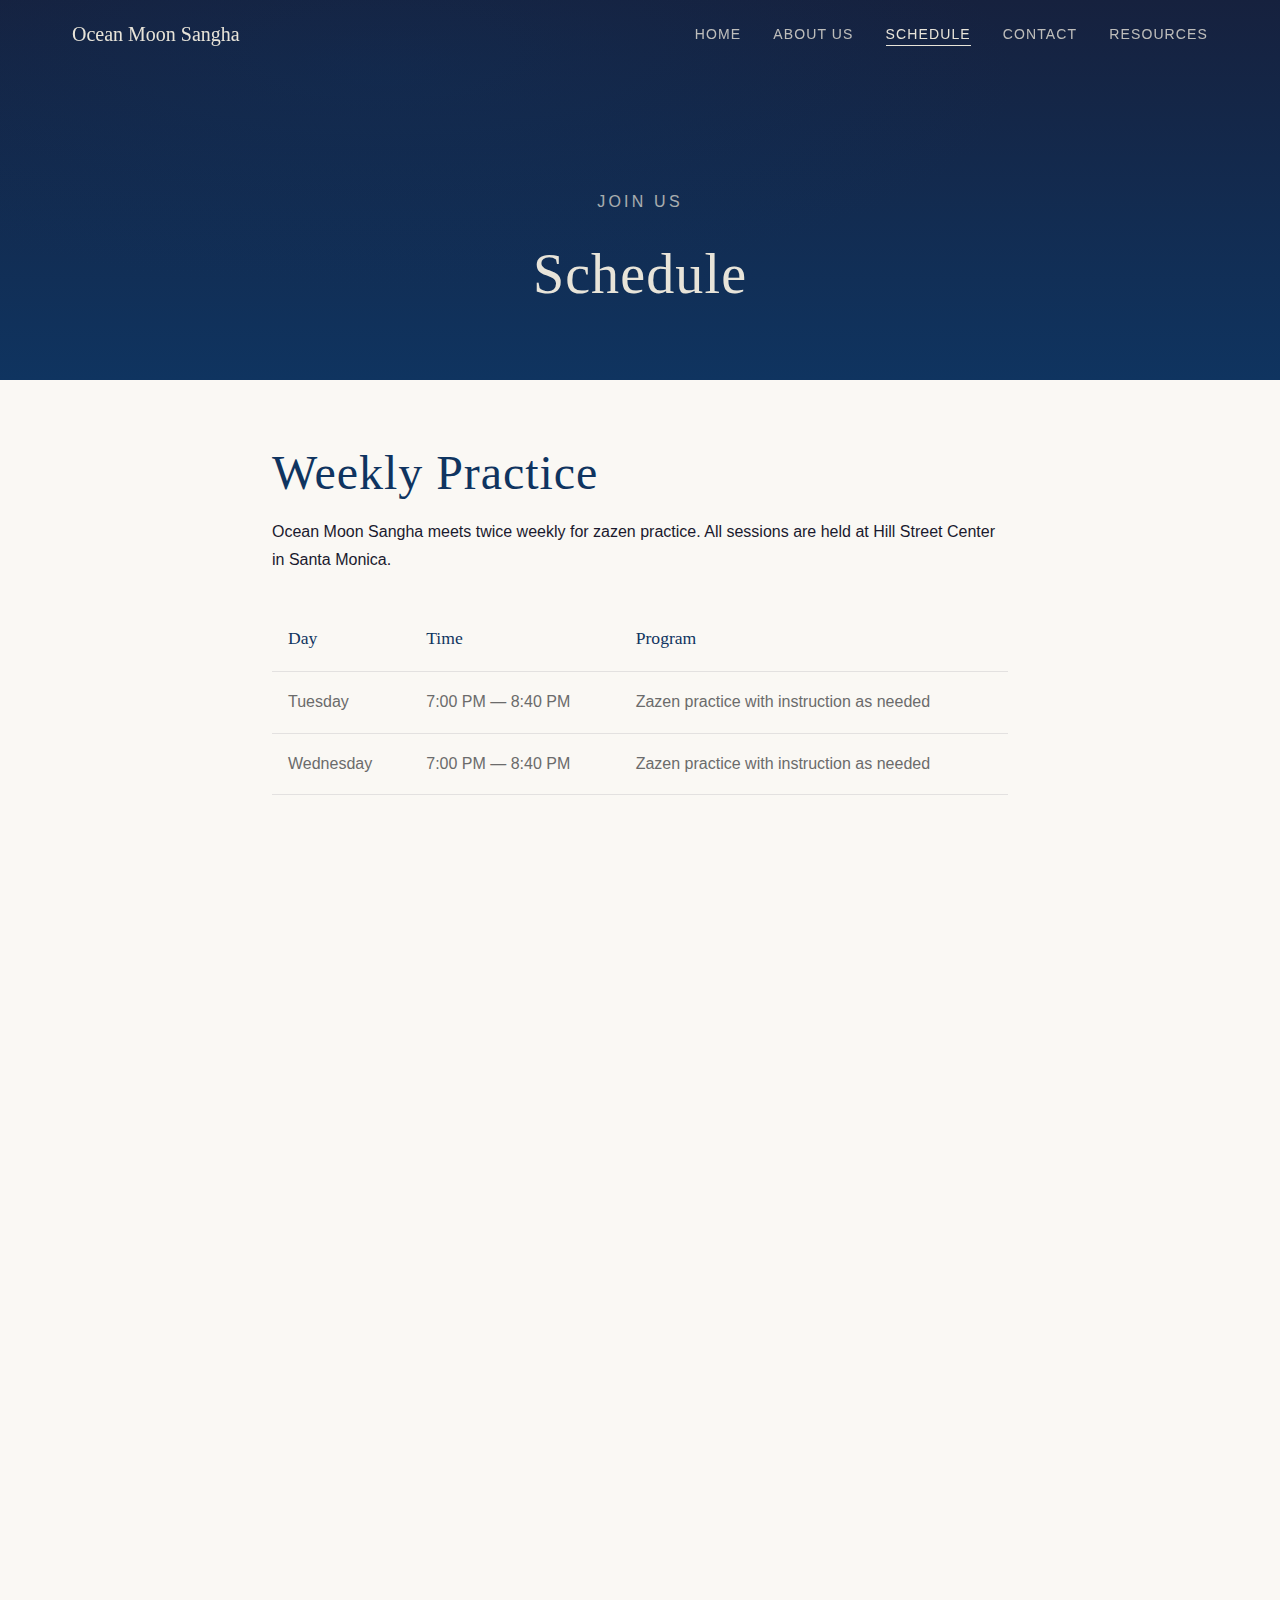
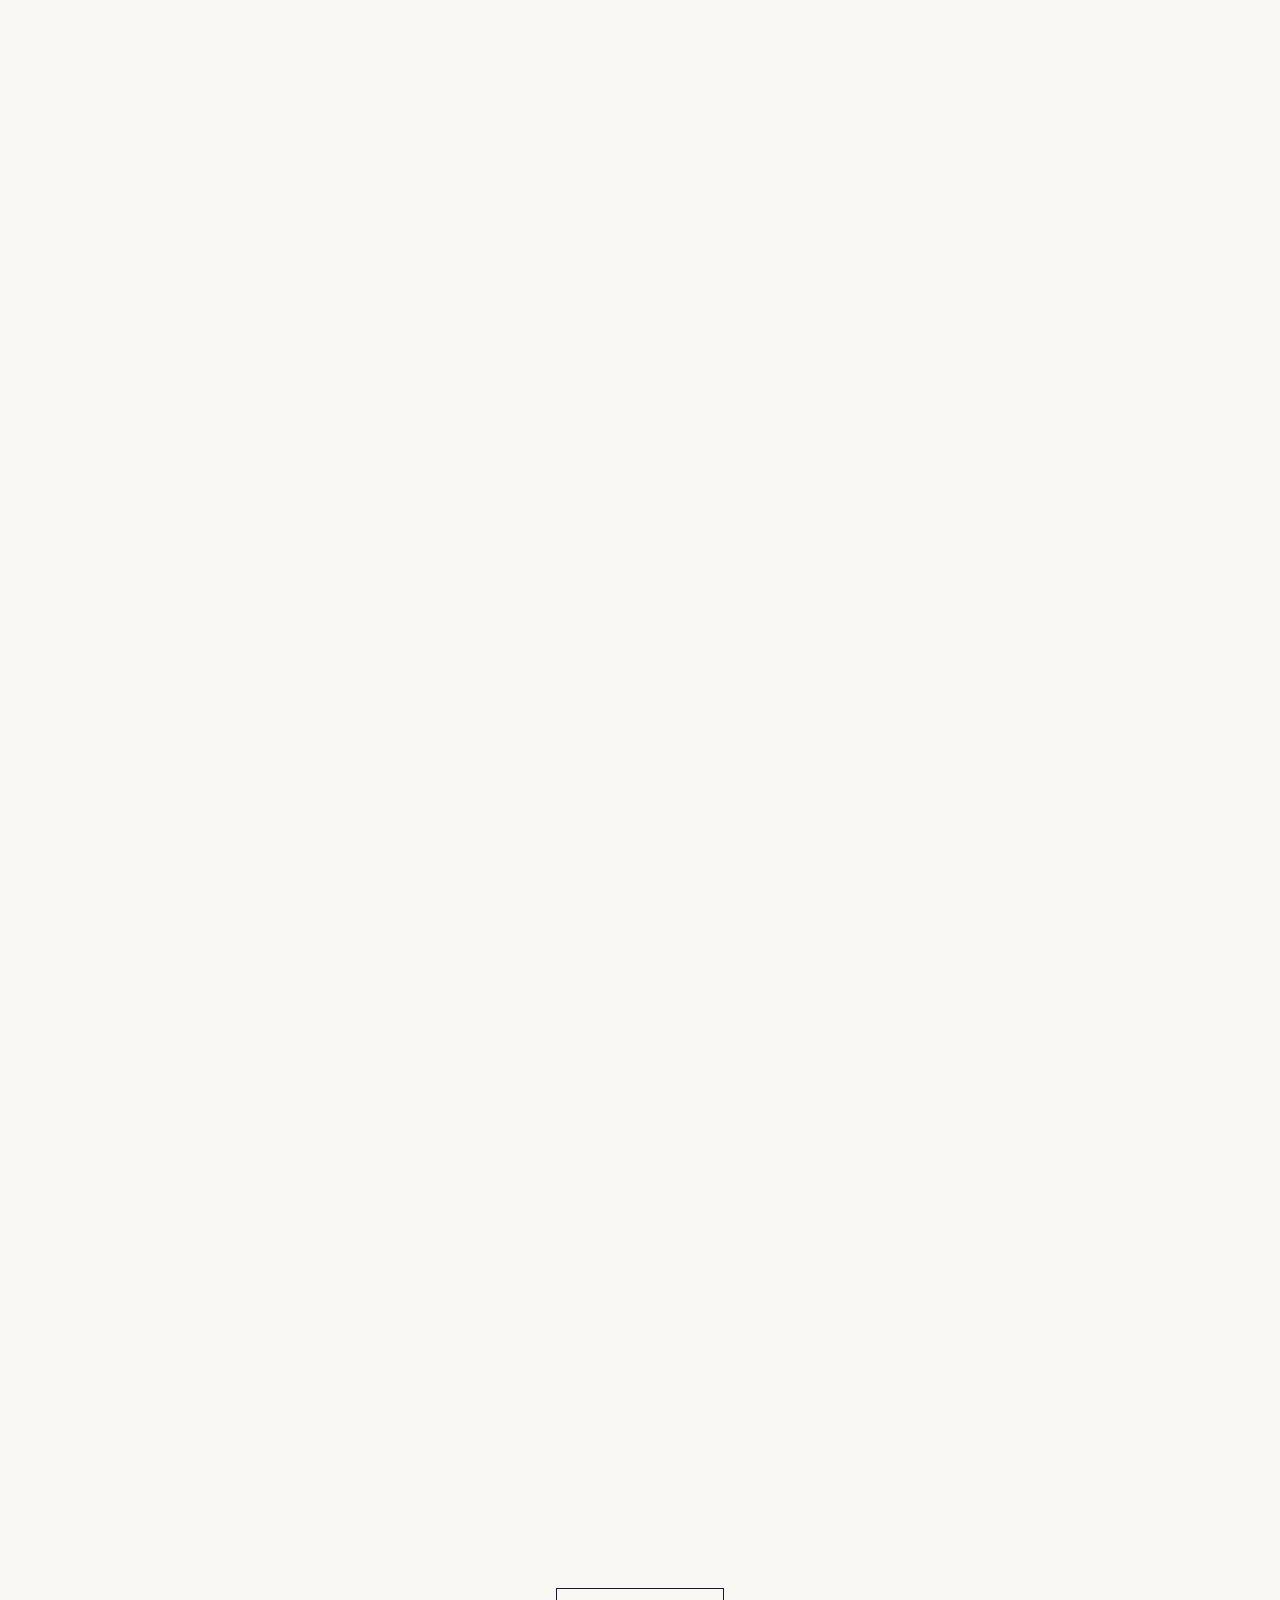
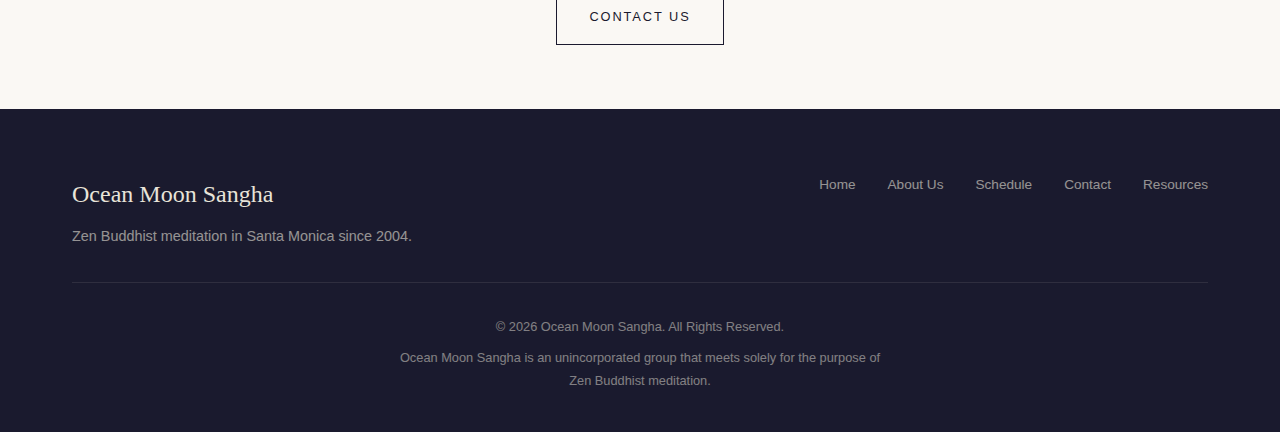
<file: schedule.html>
<!DOCTYPE html>
<html lang="en">
<head>
    <meta charset="UTF-8">
    <meta name="viewport" content="width=device-width, initial-scale=1.0">
    <title>Schedule - Ocean Moon Sangha</title>
    <meta name="description" content="Weekly zazen schedule for Ocean Moon Sangha - Tuesday and Wednesday evenings in Santa Monica, California.">
    <link rel="stylesheet" href="styles.css">
    <link rel="icon" type="image/x-icon" href="favicon.ico">
</head>
<body>
    <nav class="nav scrolled">
        <div class="nav-container">
            <a href="index.html" class="nav-logo">
                <span class="logo-text">Ocean Moon Sangha</span>
            </a>
            <button class="nav-toggle" aria-label="Toggle navigation">
                <span></span>
                <span></span>
                <span></span>
            </button>
            <ul class="nav-menu">
                <li><a href="index.html">Home</a></li>
                <li><a href="about.html">About Us</a></li>
                <li><a href="schedule.html" class="active">Schedule</a></li>
                <li><a href="contact.html">Contact</a></li>
                <li><a href="resources.html">Resources</a></li>
            </ul>
        </div>
    </nav>

    <header class="page-header">
        <div class="container">
            <p class="subtitle">Join Us</p>
            <h1>Schedule</h1>
        </div>
    </header>

    <main class="page-content">
        <div class="container">
            <section class="fade-in">
                <h2>Weekly Practice</h2>
                <p>Ocean Moon Sangha meets twice weekly for zazen practice. All sessions are held at Hill Street Center in Santa Monica.</p>
                
                <table class="schedule-table">
                    <thead>
                        <tr>
                            <th>Day</th>
                            <th>Time</th>
                            <th>Program</th>
                        </tr>
                    </thead>
                    <tbody>
                        <tr>
                            <td><strong>Tuesday</strong></td>
                            <td>7:00 PM — 8:40 PM</td>
                            <td>Zazen practice with instruction as needed</td>
                        </tr>
                        <tr>
                            <td><strong>Wednesday</strong></td>
                            <td>7:00 PM — 8:40 PM</td>
                            <td>Zazen practice with instruction as needed</td>
                        </tr>
                    </tbody>
                </table>
            </section>

            <section class="fade-in" style="margin-top: 3rem;">
                <h2>Tuesday & Wednesday Evening Schedule</h2>
                
                <table class="schedule-table">
                    <tbody>
                        <tr>
                            <td style="width: 180px;"><strong>7:00 — 7:25 PM</strong></td>
                            <td>Meditation instruction</td>
                        </tr>
                        <tr>
                            <td><strong>7:25 PM</strong></td>
                            <td>Be seated for incense offering</td>
                        </tr>
                        <tr>
                            <td><strong>7:30 — 8:00 PM</strong></td>
                            <td>First period of zazen</td>
                        </tr>
                        <tr>
                            <td><strong>8:00 — 8:10 PM</strong></td>
                            <td>Walking meditation (kinhin)</td>
                        </tr>
                        <tr>
                            <td><strong>8:10 — 8:40 PM</strong></td>
                            <td>Second period of zazen</td>
                        </tr>
                    </tbody>
                </table>
            </section>

            <section class="fade-in" style="margin-top: 3rem;">
                <h2>Monthly Offerings</h2>
                <table class="schedule-table">
                    <thead>
                        <tr>
                            <th>Offering</th>
                            <th>Frequency</th>
                            <th>Description</th>
                        </tr>
                    </thead>
                    <tbody>
                        <tr>
                            <td><strong>Dharma Talks</strong></td>
                            <td>Once monthly</td>
                            <td>Ryūtaku Rōshi gives talks about aspects of Zen Buddhism, beginning at 8:10 PM after the first period of zazen</td>
                        </tr>
                        <tr>
                            <td><strong>Dokusan</strong></td>
                            <td>Twice monthly</td>
                            <td>Private, one-to-one meetings with Ryūtaku Rōshi during the regular periods of zazen to address questions or issues in your practice</td>
                        </tr>
                    </tbody>
                </table>
            </section>

            <section class="fade-in" style="margin-top: 3rem;">
                <h2>For Newcomers</h2>
                <p>If you are new to Zen meditation, we recommend arriving a few minutes early so we can offer you brief instruction before the session begins. No prior experience is necessary.</p>
                <p>Wednesday evenings are particularly welcoming for those who are new to the practice. Feel free to simply drop inâ€”no registration or prior contact is required.</p>
                <p>Wear comfortable, loose-fitting clothing that allows you to sit comfortably. Cushions and benches are provided, though you are welcome to bring your own if you prefer.</p>
            </section>

            <section class="fade-in" style="margin-top: 3rem;">
                <h2>Location</h2>
                <address style="font-style: normal; font-size: 1.1rem; line-height: 2; padding: 1.5rem; background: #f5f0e6; margin: 1rem 0;">
                    <strong>Hill Street Center</strong><br>
                    237 Hill Street<br>
                    Santa Monica, CA
                </address>
                <p><strong>Parking:</strong> Free parking is available in the lot beside the building. No permit is required.</p>
            </section>

            <!-- Dog Buddha Photo -->
            <figure class="fade-in" style="margin: 4rem 0; text-align: center;">
                <img src="images/dog-buddha.jpg" alt="Dog sitting with Buddha statue" style="max-width: 500px; width: 100%; height: auto;">
                <figcaption style="font-size: 0.9rem; color: #6b6b6b; font-style: italic; margin-top: 0.75rem;"></figcaption>
            </figure>

            <div style="text-align: center; margin-top: 3rem;">
                <a href="contact.html" class="btn">Contact Us</a>
            </div>
        </div>
    </main>

    <footer class="footer">
        <div class="container">
            <div class="footer-content">
                <div class="footer-brand">
                    <span class="footer-logo">Ocean Moon Sangha</span>
                    <p>Zen Buddhist meditation in Santa Monica since 2004.</p>
                </div>
                <nav class="footer-nav">
                    <a href="index.html">Home</a>
                    <a href="about.html">About Us</a>
                    <a href="schedule.html">Schedule</a>
                    <a href="contact.html">Contact</a>
                    <a href="resources.html">Resources</a>
                </nav>
            </div>
            <div class="footer-bottom">
                <p>&copy; 2026 Ocean Moon Sangha. All Rights Reserved.</p>
                <p class="footer-note">Ocean Moon Sangha is an unincorporated group that meets solely for the purpose of Zen Buddhist meditation.</p>
            </div>
        </div>
    </footer>

    <script src="script.js"></script>
</body>
</html>
</file>
<file: styles.css>
/* ========================================
   Ocean Moon Sangha - Zen-Inspired Design
   ======================================== */

:root {
    /* Color Palette - Inspired by moonlit ocean and zen gardens */
    --ink: #1a1a2e;
    --deep-ocean: #16213e;
    --twilight: #0f3460;
    --moon-glow: #e8e4d9;
    --sand: #f5f0e6;
    --warm-white: #faf8f4;
    --muted-gold: #b8a07e;
    --soft-sage: #8fa886;
    --stone: #6b6b6b;
    
    /* Typography */
    --font-display: 'EB Garamond', Georgia, serif;
    --font-body: 'Zen Kaku Gothic New', sans-serif;
    
    /* Spacing */
    --space-xs: 0.5rem;
    --space-sm: 1rem;
    --space-md: 2rem;
    --space-lg: 4rem;
    --space-xl: 8rem;
    
    /* Transitions */
    --transition-smooth: 0.4s cubic-bezier(0.4, 0, 0.2, 1);
    --transition-gentle: 0.6s cubic-bezier(0.25, 0.1, 0.25, 1);
}

/* Reset & Base */
*, *::before, *::after {
    box-sizing: border-box;
    margin: 0;
    padding: 0;
}

html {
    scroll-behavior: smooth;
    font-size: 16px;
}

body {
    font-family: var(--font-body);
    font-weight: 300;
    line-height: 1.8;
    color: var(--ink);
    background-color: var(--warm-white);
    overflow-x: hidden;
}

/* Typography */
h1, h2, h3, h4 {
    font-family: var(--font-display);
    font-weight: 400;
    line-height: 1.2;
    letter-spacing: 0.02em;
}

h1 {
    font-size: clamp(2.5rem, 6vw, 4.5rem);
}

h2 {
    font-size: clamp(2rem, 4vw, 3rem);
    margin-bottom: var(--space-sm);
}

h3 {
    font-size: clamp(1.25rem, 2vw, 1.5rem);
    margin-bottom: var(--space-xs);
}

p {
    margin-bottom: 1.5em;
}

a {
    color: inherit;
    text-decoration: none;
    transition: var(--transition-smooth);
}

em {
    font-family: var(--font-display);
    font-style: italic;
}

/* Container */
.container {
    width: 100%;
    max-width: 1200px;
    margin: 0 auto;
    padding: 0 var(--space-md);
}

/* Navigation */
.nav {
    position: fixed;
    top: 0;
    left: 0;
    right: 0;
    z-index: 1000;
    padding: var(--space-sm) 0;
    background: transparent;
    transition: var(--transition-smooth);
}

.nav.scrolled {
    background: rgba(250, 248, 244, 0.95);
    backdrop-filter: blur(10px);
    box-shadow: 0 1px 0 rgba(26, 26, 46, 0.08);
}

.nav-container {
    display: flex;
    align-items: center;
    justify-content: space-between;
    max-width: 1200px;
    margin: 0 auto;
    padding: 0 var(--space-md);
}

.nav-logo {
    font-family: var(--font-display);
    font-size: 1.25rem;
    font-weight: 500;
    color: var(--moon-glow);
    transition: var(--transition-smooth);
}

.nav.scrolled .nav-logo {
    color: var(--ink);
}

.nav-menu {
    display: flex;
    list-style: none;
    gap: var(--space-md);
}

.nav-menu a {
    font-size: 0.875rem;
    letter-spacing: 0.08em;
    text-transform: uppercase;
    color: var(--moon-glow);
    opacity: 0.8;
    position: relative;
}

.nav.scrolled .nav-menu a {
    color: var(--ink);
}

.nav-menu a::after {
    content: '';
    position: absolute;
    bottom: -4px;
    left: 0;
    width: 0;
    height: 1px;
    background: currentColor;
    transition: var(--transition-smooth);
}

.nav-menu a:hover::after,
.nav-menu a.active::after {
    width: 100%;
}

.nav-menu a:hover,
.nav-menu a.active {
    opacity: 1;
}

.nav-toggle {
    display: none;
    flex-direction: column;
    gap: 5px;
    background: none;
    border: none;
    cursor: pointer;
    padding: 5px;
}

.nav-toggle span {
    display: block;
    width: 24px;
    height: 2px;
    background: var(--moon-glow);
    transition: var(--transition-smooth);
}

.nav.scrolled .nav-toggle span {
    background: var(--ink);
}

/* Hero Section */
.hero {
    position: relative;
    min-height: 100vh;
    display: flex;
    align-items: center;
    justify-content: center;
    text-align: center;
    color: var(--moon-glow);
    overflow: hidden;
}

.hero-bg {
    position: absolute;
    inset: 0;
    background: 
        radial-gradient(ellipse at 30% 20%, rgba(15, 52, 96, 0.4) 0%, transparent 50%),
        radial-gradient(ellipse at 70% 80%, rgba(22, 33, 62, 0.6) 0%, transparent 50%),
        linear-gradient(180deg, var(--deep-ocean) 0%, var(--ink) 100%);
    z-index: -2;
}

.hero-bg::before {
    content: '';
    position: absolute;
    inset: 0;
    background-image: 
        radial-gradient(1px 1px at 10% 20%, rgba(255,255,255,0.3) 0%, transparent 100%),
        radial-gradient(1px 1px at 30% 50%, rgba(255,255,255,0.2) 0%, transparent 100%),
        radial-gradient(1px 1px at 50% 30%, rgba(255,255,255,0.25) 0%, transparent 100%),
        radial-gradient(1px 1px at 70% 70%, rgba(255,255,255,0.2) 0%, transparent 100%),
        radial-gradient(1px 1px at 90% 40%, rgba(255,255,255,0.3) 0%, transparent 100%),
        radial-gradient(2px 2px at 20% 80%, rgba(255,255,255,0.15) 0%, transparent 100%),
        radial-gradient(1px 1px at 80% 10%, rgba(255,255,255,0.2) 0%, transparent 100%);
    animation: twinkle 8s ease-in-out infinite;
}

@keyframes twinkle {
    0%, 100% { opacity: 1; }
    50% { opacity: 0.7; }
}

.hero-content {
    position: relative;
    z-index: 1;
    padding: var(--space-md);
    animation: fadeUp 1.2s var(--transition-gentle) forwards;
    opacity: 0;
}

@keyframes fadeUp {
    from {
        opacity: 0;
        transform: translateY(30px);
    }
    to {
        opacity: 1;
        transform: translateY(0);
    }
}

.moon-symbol {
    width: 80px;
    height: 80px;
    margin: 0 auto var(--space-md);
    border: 2px solid var(--moon-glow);
    border-radius: 50%;
    position: relative;
    opacity: 0.6;
}

.moon-symbol::before {
    content: '';
    position: absolute;
    top: 8px;
    left: 8px;
    right: 8px;
    bottom: 8px;
    border: 1px solid var(--moon-glow);
    border-radius: 50%;
    opacity: 0.5;
}

.hero h1 {
    margin-bottom: var(--space-xs);
    text-shadow: 0 2px 40px rgba(0,0,0,0.3);
}

.hero-subtitle {
    font-family: var(--font-body);
    font-size: 1rem;
    letter-spacing: 0.3em;
    text-transform: uppercase;
    opacity: 0.7;
    margin-bottom: var(--space-md);
}

.hero-divider {
    width: 60px;
    height: 1px;
    background: var(--moon-glow);
    margin: var(--space-md) auto;
    opacity: 0.4;
}

.hero-tagline {
    font-family: var(--font-display);
    font-size: 1.25rem;
    font-style: italic;
    opacity: 0.8;
}

.scroll-indicator {
    position: absolute;
    bottom: var(--space-lg);
    left: 50%;
    transform: translateX(-50%);
    display: flex;
    flex-direction: column;
    align-items: center;
    gap: var(--space-xs);
    opacity: 0.5;
    animation: fadeUp 1.2s 0.6s var(--transition-gentle) forwards;
    opacity: 0;
}

.scroll-indicator span {
    font-size: 0.7rem;
    letter-spacing: 0.2em;
    text-transform: uppercase;
}

.scroll-line {
    width: 1px;
    height: 40px;
    background: linear-gradient(to bottom, var(--moon-glow), transparent);
    animation: scrollPulse 2s ease-in-out infinite;
}

@keyframes scrollPulse {
    0%, 100% { transform: scaleY(1); opacity: 0.5; }
    50% { transform: scaleY(0.5); opacity: 0.3; }
}

/* Sections */
.section {
    padding: var(--space-xl) 0;
}

.section-subtitle {
    font-family: var(--font-body);
    font-size: 0.875rem;
    letter-spacing: 0.15em;
    text-transform: uppercase;
    color: var(--stone);
    margin-bottom: var(--space-md);
}

/* Intro Section */
.intro {
    background: var(--warm-white);
}

.intro .container {
    display: grid;
    grid-template-columns: 1fr 1fr;
    gap: var(--space-lg);
    align-items: center;
}

.intro-content h2 {
    color: var(--twilight);
}

.intro-text {
    color: var(--stone);
    font-size: 1.05rem;
}

.enso {
    width: 300px;
    height: 300px;
    margin: 0 auto;
    border: 3px solid var(--ink);
    border-radius: 50%;
    position: relative;
    opacity: 0.1;
}

.enso::before {
    content: '';
    position: absolute;
    top: -10px;
    right: 20px;
    width: 30px;
    height: 20px;
    background: var(--warm-white);
}

/* Button */
.btn {
    display: inline-block;
    font-family: var(--font-body);
    font-size: 0.8rem;
    letter-spacing: 0.15em;
    text-transform: uppercase;
    padding: 1rem 2rem;
    border: 1px solid var(--ink);
    color: var(--ink);
    background: transparent;
    transition: var(--transition-smooth);
    cursor: pointer;
}

.btn:hover {
    background: var(--ink);
    color: var(--warm-white);
}

/* Practice Section */
.practice {
    background: var(--sand);
}

.practice-header {
    text-align: center;
    margin-bottom: var(--space-lg);
}

.practice-header h2 {
    color: var(--twilight);
}

.practice-grid {
    display: grid;
    grid-template-columns: repeat(3, 1fr);
    gap: var(--space-md);
    margin-bottom: var(--space-lg);
}

.practice-card {
    background: var(--warm-white);
    padding: var(--space-md);
    text-align: center;
    transition: var(--transition-smooth);
}

.practice-card:hover {
    transform: translateY(-4px);
    box-shadow: 0 20px 40px rgba(26, 26, 46, 0.08);
}

.practice-icon {
    width: 48px;
    height: 48px;
    margin: 0 auto var(--space-sm);
    color: var(--twilight);
}

.practice-icon svg {
    width: 100%;
    height: 100%;
}

.practice-card h3 {
    color: var(--twilight);
    font-family: var(--font-display);
}

.practice-card p {
    color: var(--stone);
    font-size: 0.95rem;
    margin-bottom: 0;
}

.practice-note {
    max-width: 700px;
    margin: 0 auto;
    text-align: center;
    padding: var(--space-md);
    border-top: 1px solid rgba(26, 26, 46, 0.1);
    color: var(--stone);
}

/* Location Section */
.location {
    background: var(--warm-white);
    position: relative;
    overflow: hidden;
}

.location::before {
    content: '';
    position: absolute;
    right: -200px;
    top: 50%;
    transform: translateY(-50%);
    width: 600px;
    height: 600px;
    border: 1px solid var(--ink);
    border-radius: 50%;
    opacity: 0.03;
}

.location-content {
    display: grid;
    grid-template-columns: 1fr 1fr;
    gap: var(--space-lg);
    align-items: center;
}

.location-info h2 {
    color: var(--twilight);
}

.location-details {
    margin: var(--space-md) 0;
}

.location-details address {
    font-style: normal;
    font-size: 1.1rem;
    line-height: 1.8;
    color: var(--ink);
    margin: var(--space-sm) 0;
    padding-left: var(--space-sm);
    border-left: 2px solid var(--muted-gold);
}

.parking-note {
    font-size: 0.9rem;
    color: var(--stone);
}

.location-cta {
    background: var(--sand);
    padding: var(--space-lg);
    text-align: center;
    position: relative;
}

.location-cta::before {
    content: '"';
    position: absolute;
    top: var(--space-sm);
    left: var(--space-md);
    font-family: var(--font-display);
    font-size: 4rem;
    color: var(--muted-gold);
    opacity: 0.3;
    line-height: 1;
}

.cta-text {
    font-family: var(--font-display);
    font-size: 1.5rem;
    font-style: italic;
    color: var(--twilight);
    margin: 0;
}

/* Footer */
.footer {
    background: var(--ink);
    color: var(--moon-glow);
    padding: var(--space-lg) 0 var(--space-md);
}

.footer-content {
    display: flex;
    justify-content: space-between;
    align-items: flex-start;
    padding-bottom: var(--space-md);
    border-bottom: 1px solid rgba(232, 228, 217, 0.1);
    margin-bottom: var(--space-md);
}

.footer-logo {
    font-family: var(--font-display);
    font-size: 1.5rem;
    display: block;
    margin-bottom: var(--space-xs);
}

.footer-brand p {
    font-size: 0.9rem;
    opacity: 0.6;
    margin: 0;
}

.footer-nav {
    display: flex;
    gap: var(--space-md);
}

.footer-nav a {
    font-size: 0.85rem;
    opacity: 0.6;
}

.footer-nav a:hover {
    opacity: 1;
}

.footer-bottom {
    text-align: center;
}

.footer-bottom p {
    font-size: 0.8rem;
    opacity: 0.5;
    margin-bottom: var(--space-xs);
}

.footer-note {
    font-size: 0.75rem;
    max-width: 500px;
    margin: 0 auto;
}

/* Mobile Responsive */
@media (max-width: 900px) {
    .practice-grid {
        grid-template-columns: 1fr;
        max-width: 400px;
        margin-left: auto;
        margin-right: auto;
    }
    
    .intro .container,
    .location-content {
        grid-template-columns: 1fr;
        text-align: center;
    }
    
    .intro-visual {
        order: -1;
    }
    
    .enso {
        width: 200px;
        height: 200px;
    }
    
    .location-details address {
        border-left: none;
        padding-left: 0;
        border-top: 2px solid var(--muted-gold);
        padding-top: var(--space-sm);
    }
}

@media (max-width: 768px) {
    .nav-menu {
        position: fixed;
        top: 0;
        right: -100%;
        width: 70%;
        max-width: 300px;
        height: 100vh;
        background: var(--ink);
        flex-direction: column;
        justify-content: center;
        align-items: center;
        gap: var(--space-md);
        transition: var(--transition-smooth);
    }
    
    .nav-menu.active {
        right: 0;
    }
    
    .nav-menu a {
        color: var(--moon-glow) !important;
        font-size: 1rem;
    }
    
    .nav-toggle {
        display: flex;
        z-index: 1001;
    }
    
    .nav-toggle.active span:nth-child(1) {
        transform: rotate(45deg) translate(5px, 5px);
    }
    
    .nav-toggle.active span:nth-child(2) {
        opacity: 0;
    }
    
    .nav-toggle.active span:nth-child(3) {
        transform: rotate(-45deg) translate(5px, -5px);
    }
    
    .footer-content {
        flex-direction: column;
        gap: var(--space-md);
        text-align: center;
    }
    
    .footer-nav {
        flex-wrap: wrap;
        justify-content: center;
    }
}

/* Page-specific styles */
.page-header {
    padding: calc(var(--space-xl) + 60px) 0 var(--space-lg);
    background: 
        radial-gradient(ellipse at 30% 20%, rgba(15, 52, 96, 0.3) 0%, transparent 50%),
        linear-gradient(180deg, var(--deep-ocean) 0%, var(--twilight) 100%);
    color: var(--moon-glow);
    text-align: center;
}

.page-header h1 {
    font-size: clamp(2rem, 5vw, 3.5rem);
    margin-bottom: var(--space-xs);
}

.page-header .subtitle {
    font-family: var(--font-body);
    font-size: 1rem;
    letter-spacing: 0.2em;
    text-transform: uppercase;
    opacity: 0.7;
}

.page-content {
    padding: var(--space-lg) 0;
}

.page-content .container {
    max-width: 800px;
}

/* About Page - Teacher Sections */
.page-content.about-page .container {
    max-width: 1100px;
}

.teacher-card {
    display: flex;
    flex-direction: row;
    align-items: flex-start;
    gap: 3rem;
    margin-bottom: 4rem;
    padding-bottom: 3rem;
    border-bottom: 1px solid rgba(26, 26, 46, 0.1);
}

.teacher-card:last-child {
    border-bottom: none;
}

.teacher-photos {
    flex-shrink: 0;
    width: 380px;
}

.teacher-photos figure {
    margin: 0 0 1.5rem 0;
    padding: 0;
}

.teacher-photos figure:last-child {
    margin-bottom: 0;
}

.teacher-photos figure img {
    display: block;
    width: 100%;
    height: auto;
}

.teacher-photos figcaption {
    font-size: 0.85rem;
    color: var(--stone);
    font-style: italic;
    margin-top: 0.5rem;
    line-height: 1.4;
}

.teacher-bio {
    flex: 1;
}

.teacher-bio h3 {
    font-family: var(--font-display);
    font-size: 1.75rem;
    color: var(--twilight);
    margin: 0 0 0.25rem 0;
}

.teacher-bio .title {
    font-size: 0.95rem;
    color: var(--stone);
    font-style: italic;
    margin: 0 0 1.5rem 0;
}

@media (max-width: 900px) {
    .teacher-card {
        flex-direction: column;
    }
    
    .teacher-photos {
        width: 100%;
        max-width: 380px;
    }
}

.poem-block {
    font-family: var(--font-display);
    font-style: italic;
    font-size: 1.1rem;
    line-height: 2;
    color: var(--twilight);
    padding: 1.5rem 2rem;
    margin: 1.5rem 0 0 0;
    border-left: 2px solid var(--muted-gold);
    background: var(--sand);
    white-space: pre-line;
}

.poem-attribution {
    margin-top: 1rem;
    font-style: normal;
    font-size: 0.9rem;
    color: var(--stone);
}

.intro-section {
    margin-bottom: 3rem;
}

.intro-section h2 {
    color: var(--twilight);
    margin-bottom: 1rem;
}

@media (max-width: 900px) {
    .teacher-card {
        flex-direction: column;
    }
    
    .teacher-photos {
        width: 100%;
        max-width: 380px;
    }
    
    .photo-block img {
        width: 100%;
    }
}

.page-content h2 {
    color: var(--twilight);
    margin-top: var(--space-lg);
    margin-bottom: var(--space-sm);
}

.page-content h2:first-child {
    margin-top: 0;
}

/* Schedule Table */
.schedule-table {
    width: 100%;
    border-collapse: collapse;
    margin: var(--space-md) 0;
}

.schedule-table th,
.schedule-table td {
    padding: var(--space-sm);
    text-align: left;
    border-bottom: 1px solid rgba(26, 26, 46, 0.1);
}

.schedule-table th {
    font-family: var(--font-display);
    font-weight: 500;
    color: var(--twilight);
    font-size: 1.1rem;
}

.schedule-table td {
    color: var(--stone);
}

/* Contact Form */
.contact-form {
    background: var(--sand);
    padding: var(--space-md);
    margin: var(--space-md) 0;
}

.form-group {
    margin-bottom: var(--space-sm);
}

.form-group label {
    display: block;
    font-size: 0.85rem;
    letter-spacing: 0.1em;
    text-transform: uppercase;
    margin-bottom: 0.5rem;
    color: var(--ink);
}

.form-group input,
.form-group textarea {
    width: 100%;
    padding: 0.75rem;
    font-family: var(--font-body);
    font-size: 1rem;
    border: 1px solid rgba(26, 26, 46, 0.2);
    background: var(--warm-white);
    transition: var(--transition-smooth);
}

.form-group input:focus,
.form-group textarea:focus {
    outline: none;
    border-color: var(--twilight);
}

.form-group textarea {
    min-height: 150px;
    resize: vertical;
}

/* Resource Links */
.resource-list {
    list-style: none;
}

.resource-list li {
    padding: var(--space-sm) 0;
    border-bottom: 1px solid rgba(26, 26, 46, 0.1);
}

.resource-list a {
    color: var(--twilight);
    font-weight: 400;
}

.resource-list a:hover {
    color: var(--muted-gold);
}

.resource-list p {
    font-size: 0.9rem;
    color: var(--stone);
    margin: 0.5rem 0 0;
}

/* Animation on scroll */
.fade-in {
    opacity: 0;
    transform: translateY(20px);
    transition: opacity 0.6s ease, transform 0.6s ease;
}

.fade-in.visible {
    opacity: 1;
    transform: translateY(0);
}
</file>
